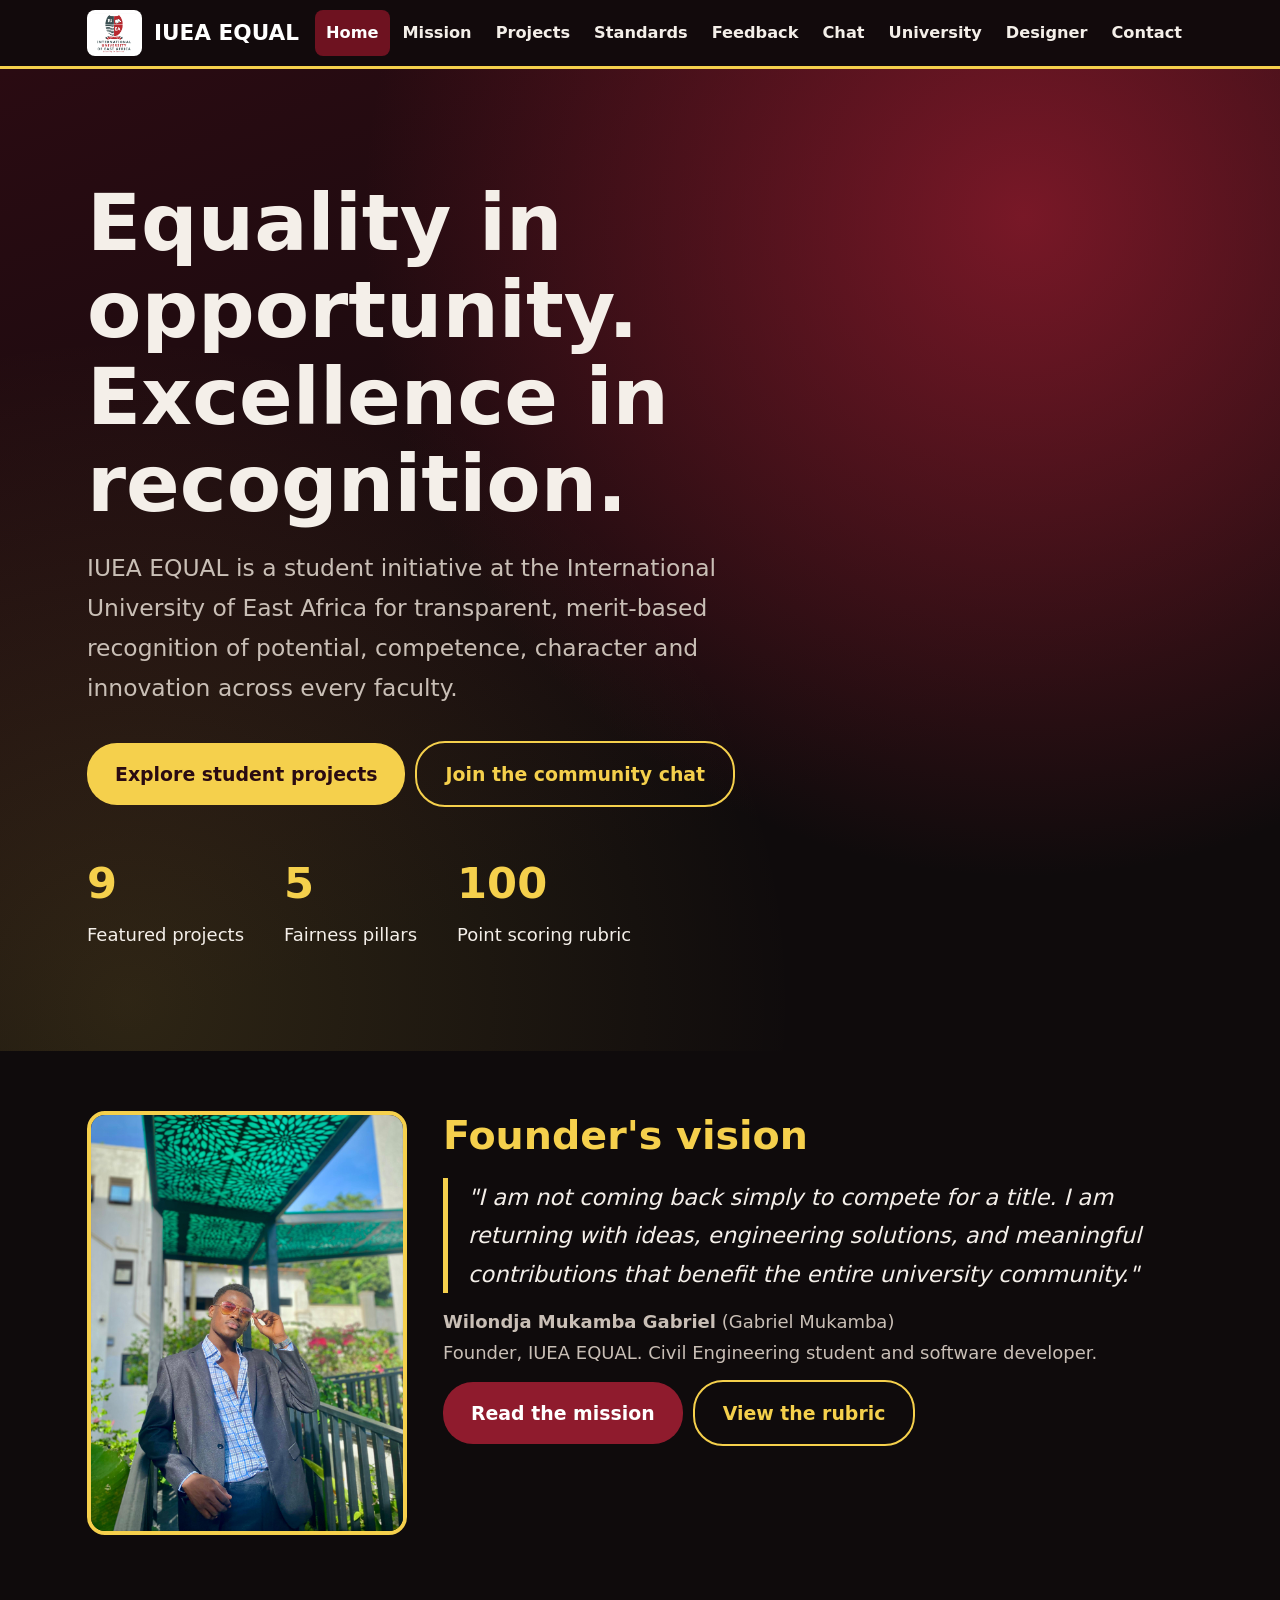
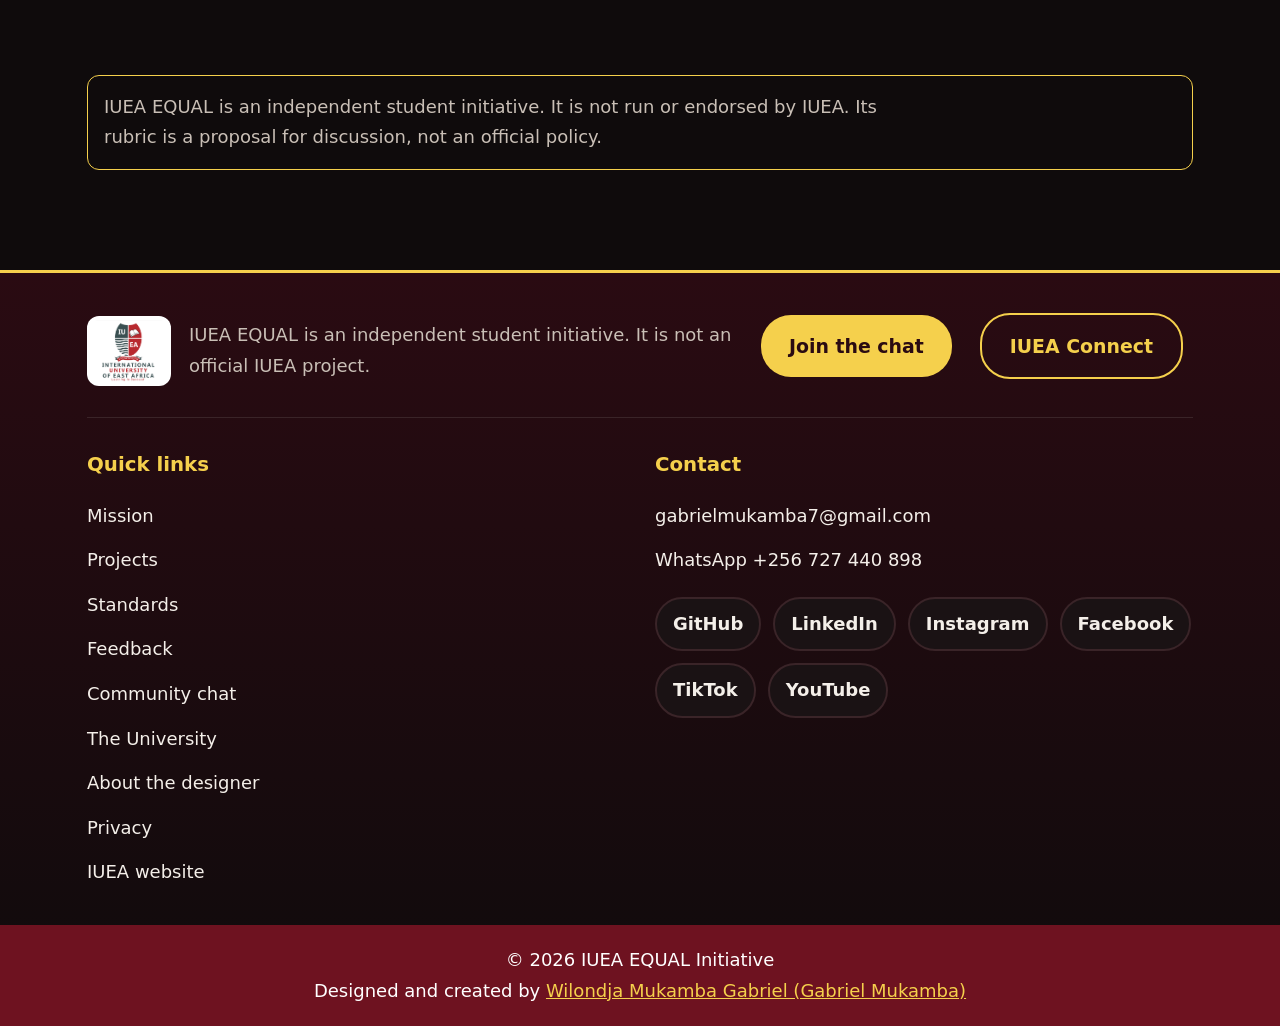
<file: index.html>
<!DOCTYPE html><html lang="en"><head><meta charset="UTF-8"><meta name="viewport" content="width=device-width,initial-scale=1">
<title>IUEA EQUAL | IUEA Student Innovation Hub by Gabriel Mukamba</title>
<meta name="description" content="IUEA EQUAL is a student initiative at the International University of East Africa: student projects, a proposed merit rubric, feedback and a community chat. Founded by Gabriel Mukamba (Wilondja Mukamba Gabriel).">
<link rel="canonical" href="https://gabrielmukamba.github.io/iuea-equal/"><link rel="icon" href="images/iuea-logo.png"><meta name="theme-color" content="#6e1220">
<meta property="og:type" content="website"><meta property="og:site_name" content="IUEA EQUAL"><meta property="og:title" content="IUEA EQUAL | IUEA Student Innovation Hub by Gabriel Mukamba">
<meta property="og:description" content="Student projects, a proposed merit rubric, feedback and a community chat for the International University of East Africa."><meta property="og:url" content="https://gabrielmukamba.github.io/iuea-equal/">
<meta property="og:image" content="https://gabrielmukamba.github.io/iuea-equal/images/iuea-logo.png"><meta property="og:image:alt" content="IUEA logo"><meta name="twitter:card" content="summary">
<script type="application/ld+json">{"@context":"https://schema.org","@graph":[{"@type":"WebSite","name":"IUEA EQUAL","alternateName":"IUEA EQUAL Initiative","url":"https://gabrielmukamba.github.io/iuea-equal/","description":"A student initiative at the International University of East Africa."},{"@type":"Person","name":"Gabriel Mukamba","alternateName":"Wilondja Mukamba Gabriel","jobTitle":"Founder of IUEA EQUAL and IUEA Connect","image":"https://gabrielmukamba.github.io/iuea-equal/images/gabriel.jpg","affiliation":{"@type":"CollegeOrUniversity","name":"International University of East Africa"},"url":"https://gabrielmukamba.github.io/gabriel-website/","sameAs":["https://github.com/gabrielmukamba","https://www.linkedin.com/in/gabriel-mukamba-80368241a","https://www.instagram.com/mukambagabriel","https://www.facebook.com/profile.php?id=61573141967189","https://www.youtube.com/@Gabrielmukamba3"]}]}</script>
<link rel="stylesheet" href="style.css"></head><body>
<section class="hero"><div class="wrap"><h1>Equality in opportunity. Excellence in recognition.</h1>
<p>IUEA EQUAL is a student initiative at the International University of East Africa for transparent, merit-based recognition of potential, competence, character and innovation across every faculty.</p>
<a class="btn alt" href="innovation.html">Explore student projects</a><a class="btn ghost" href="community.html">Join the community chat</a>
<div class="stats"><div><b id="nProj">0</b>Featured projects</div><div><b>5</b>Fairness pillars</div><div><b>100</b>Point scoring rubric</div></div></div></section>
<section><div class="wrap"><div class="founder"><img src="images/gabriel.jpg" alt="Wilondja Mukamba Gabriel, founder of IUEA EQUAL">
<div><h2>Founder's vision</h2><p class="quote">"I am not coming back simply to compete for a title. I am returning with ideas, engineering solutions, and meaningful contributions that benefit the entire university community."</p>
<p><b>Wilondja Mukamba Gabriel</b> (Gabriel Mukamba)<br>Founder, IUEA EQUAL. Civil Engineering student and software developer.</p><a class="btn" href="mission.html">Read the mission</a><a class="btn ghost" href="standards.html">View the rubric</a></div></div></div></section>
<section><div class="wrap"><div class="note"><p>IUEA EQUAL is an independent student initiative. It is not run or endorsed by IUEA. Its rubric is a proposal for discussion, not an official policy.</p></div></div></section>
<script src="app.js"></script></body></html>
</file>
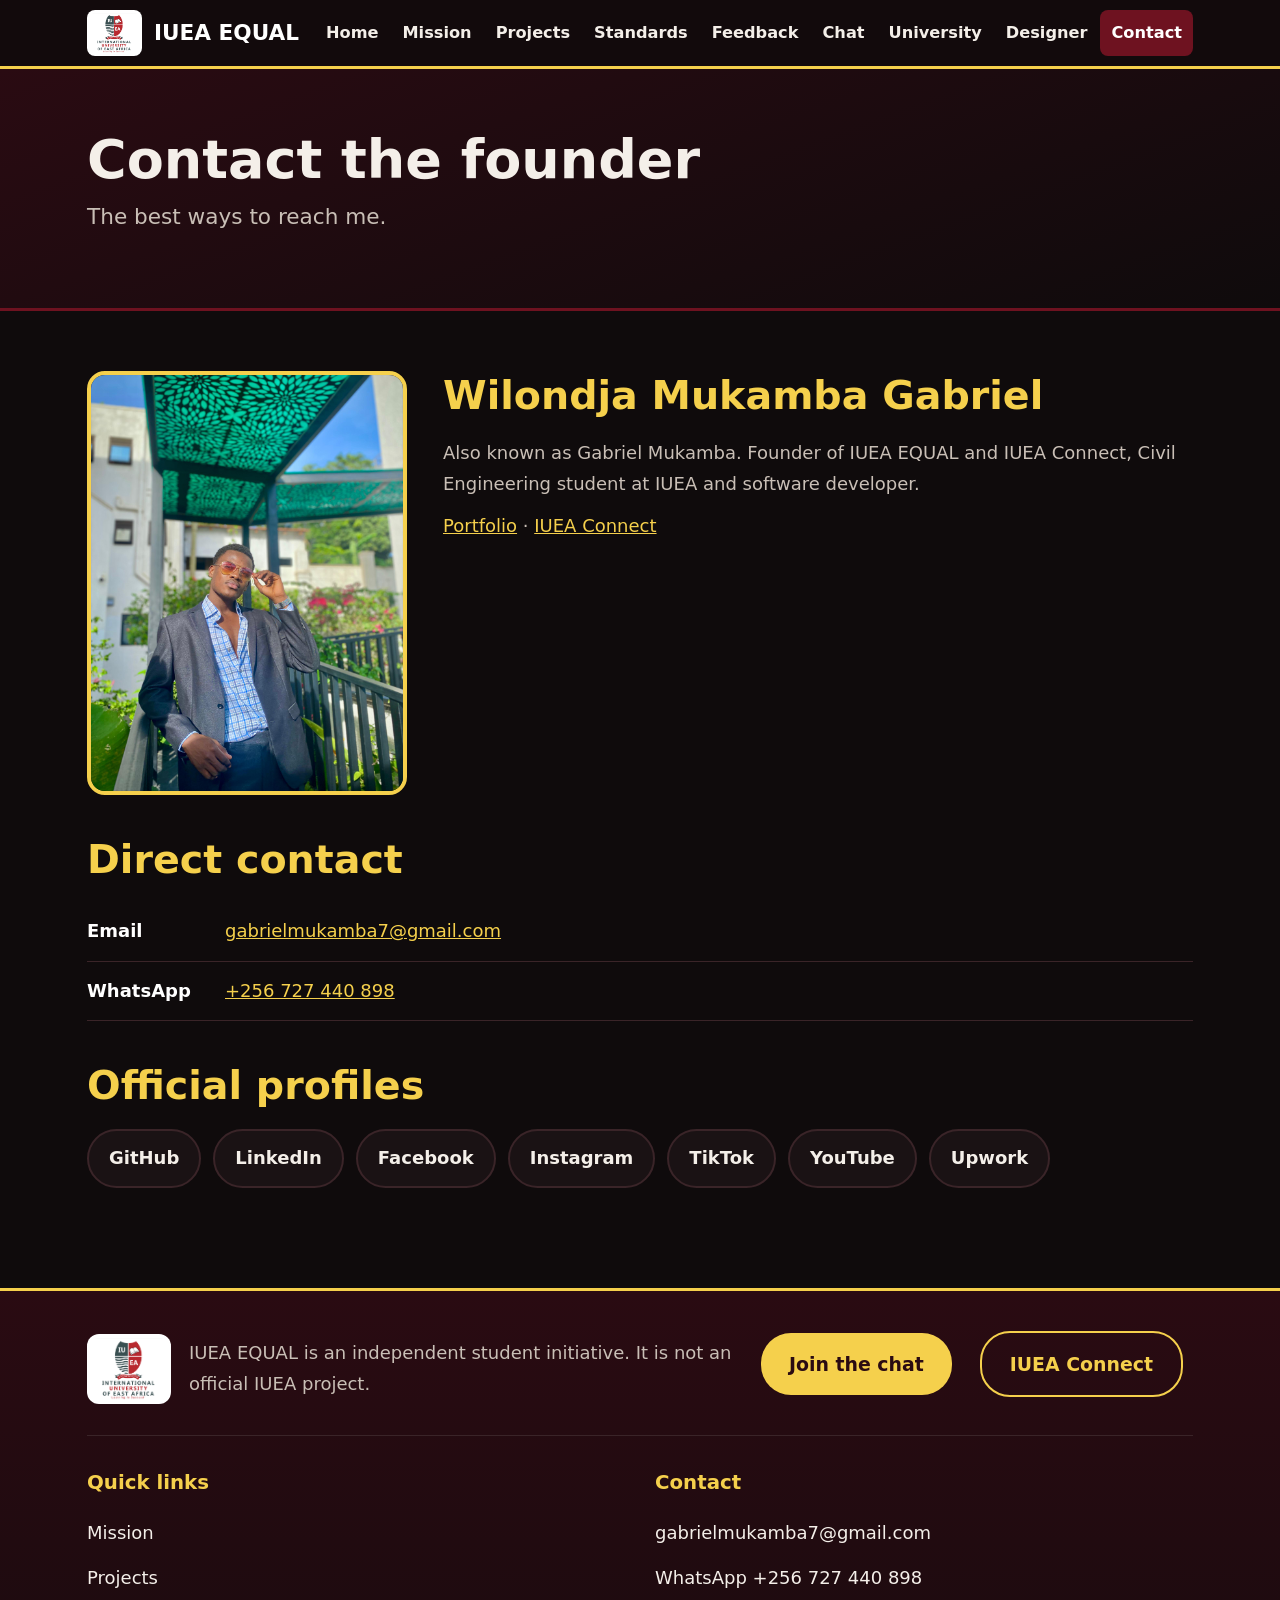
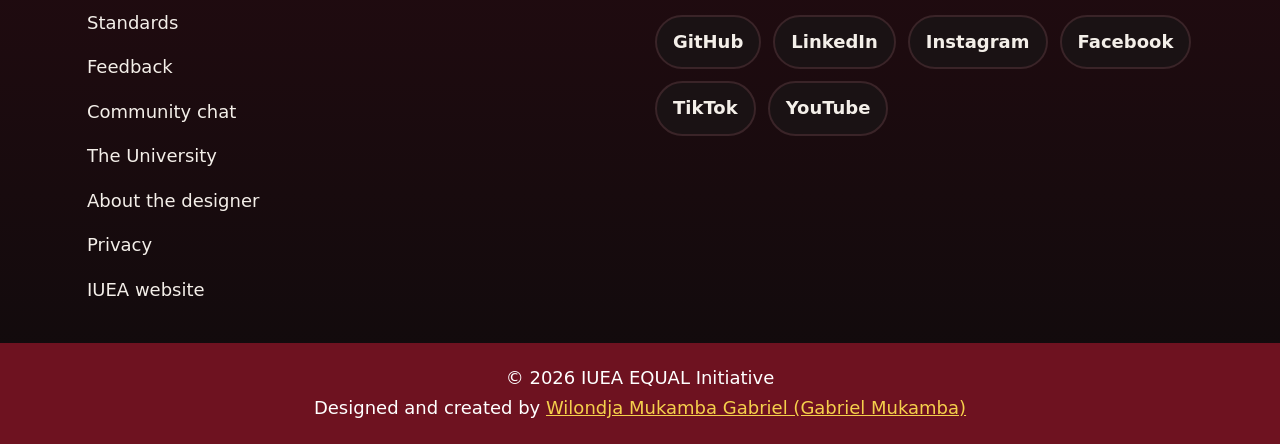
<file: contact.html>
<!DOCTYPE html><html lang="en"><head><meta charset="UTF-8"><meta name="viewport" content="width=device-width,initial-scale=1">
<title>Contact Gabriel Mukamba | IUEA EQUAL</title>
<meta name="description" content="Contact Gabriel Mukamba (Wilondja Mukamba Gabriel), founder of IUEA EQUAL and IUEA Connect, by email or WhatsApp.">
<link rel="canonical" href="https://gabrielmukamba.github.io/iuea-equal/contact.html"><link rel="icon" href="images/iuea-logo.png"><meta name="theme-color" content="#6e1220">
<meta property="og:type" content="website"><meta property="og:site_name" content="IUEA EQUAL"><meta property="og:title" content="Contact Gabriel Mukamba | IUEA EQUAL">
<meta property="og:description" content="Contact the founder of IUEA EQUAL and IUEA Connect."><meta property="og:url" content="https://gabrielmukamba.github.io/iuea-equal/contact.html">
<meta property="og:image" content="https://gabrielmukamba.github.io/iuea-equal/images/iuea-logo.png"><meta property="og:image:alt" content="IUEA logo"><meta name="twitter:card" content="summary">
<script type="application/ld+json">{"@context":"https://schema.org","@type":"Person","name":"Gabriel Mukamba","alternateName":"Wilondja Mukamba Gabriel","jobTitle":"Founder of IUEA EQUAL and IUEA Connect","affiliation":{"@type":"CollegeOrUniversity","name":"International University of East Africa"},"url":"https://gabrielmukamba.github.io/gabriel-website/","sameAs":["https://github.com/gabrielmukamba","https://www.linkedin.com/in/gabriel-mukamba-80368241a","https://www.instagram.com/mukambagabriel","https://www.facebook.com/profile.php?id=61573141967189","https://www.youtube.com/@Gabrielmukamba3"]}</script>
<link rel="stylesheet" href="style.css"></head><body>
<section class="page-hero"><div class="wrap"><h1>Contact the founder</h1><p class="lead">The best ways to reach me.</p></div></section>
<section><div class="wrap"><div class="founder"><img src="images/gabriel.jpg" alt="Wilondja Mukamba Gabriel">
<div><h2>Wilondja Mukamba Gabriel</h2><p>Also known as Gabriel Mukamba. Founder of IUEA EQUAL and IUEA Connect, Civil Engineering student at IUEA and software developer.</p>
<p><a href="https://gabrielmukamba.github.io/gabriel-website/" target="_blank" rel="noopener">Portfolio</a> · <a href="https://gabrielmukamba.github.io/iuea-connect/" target="_blank" rel="noopener">IUEA Connect</a></p></div></div>
<h2 style="margin-top:40px">Direct contact</h2><div class="contact-methods">
<div class="row"><span class="label">Email</span><span><a href="mailto:gabrielmukamba7@gmail.com">gabrielmukamba7@gmail.com</a></span></div>
<div class="row"><span class="label">WhatsApp</span><span><a href="https://wa.me/256727440898" target="_blank" rel="noopener">+256 727 440 898</a></span></div></div>
<h2 style="margin-top:40px">Official profiles</h2><div class="social-container">
<a href="https://github.com/gabrielmukamba" target="_blank" rel="noopener">GitHub</a><a href="https://www.linkedin.com/in/gabriel-mukamba-80368241a" target="_blank" rel="noopener">LinkedIn</a>
<a href="https://www.facebook.com/profile.php?id=61573141967189" target="_blank" rel="noopener">Facebook</a><a href="https://www.instagram.com/mukambagabriel" target="_blank" rel="noopener">Instagram</a>
<a href="https://www.tiktok.com/@gabrielmukamba3" target="_blank" rel="noopener">TikTok</a><a href="https://www.youtube.com/@Gabrielmukamba3" target="_blank" rel="noopener">YouTube</a>
<a href="https://www.upwork.com/freelancers/~0152dc1335b1a22940" target="_blank" rel="noopener">Upwork</a></div></div></section>
<script src="app.js"></script></body></html>
</file>
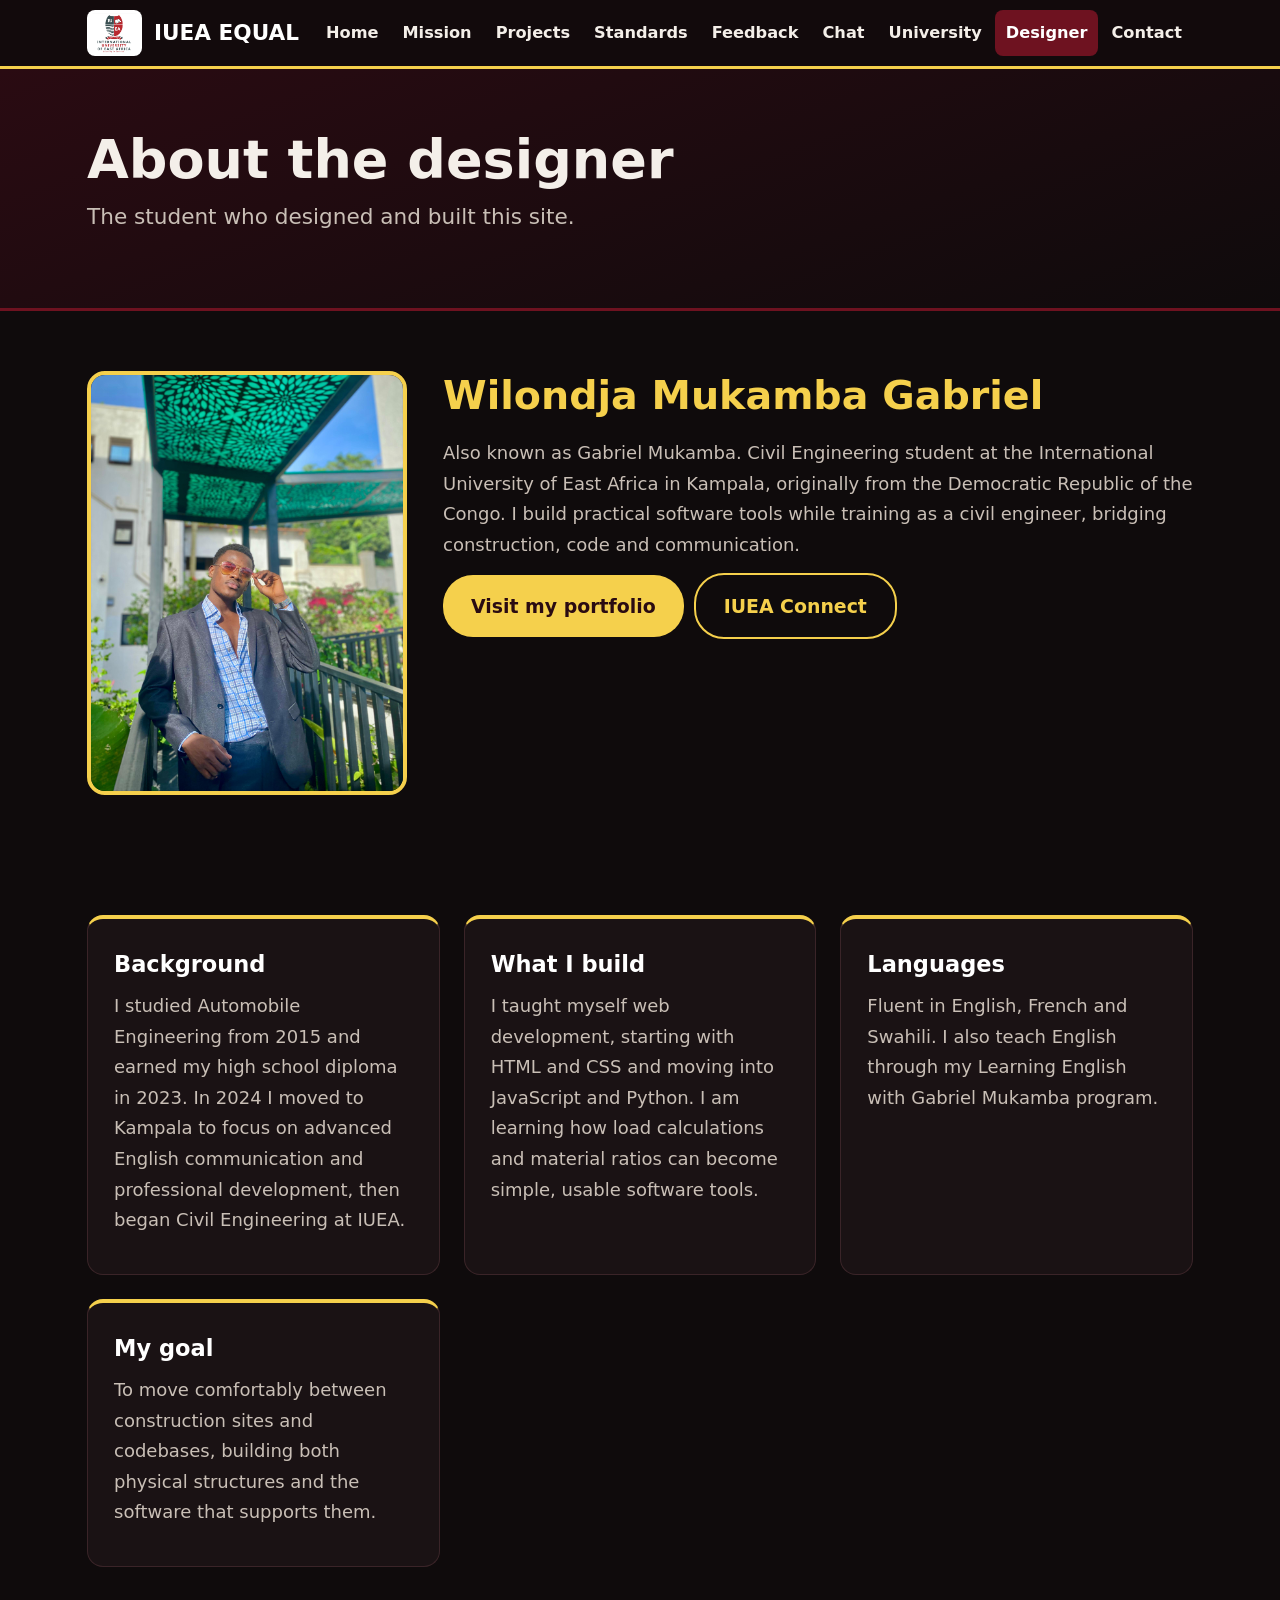
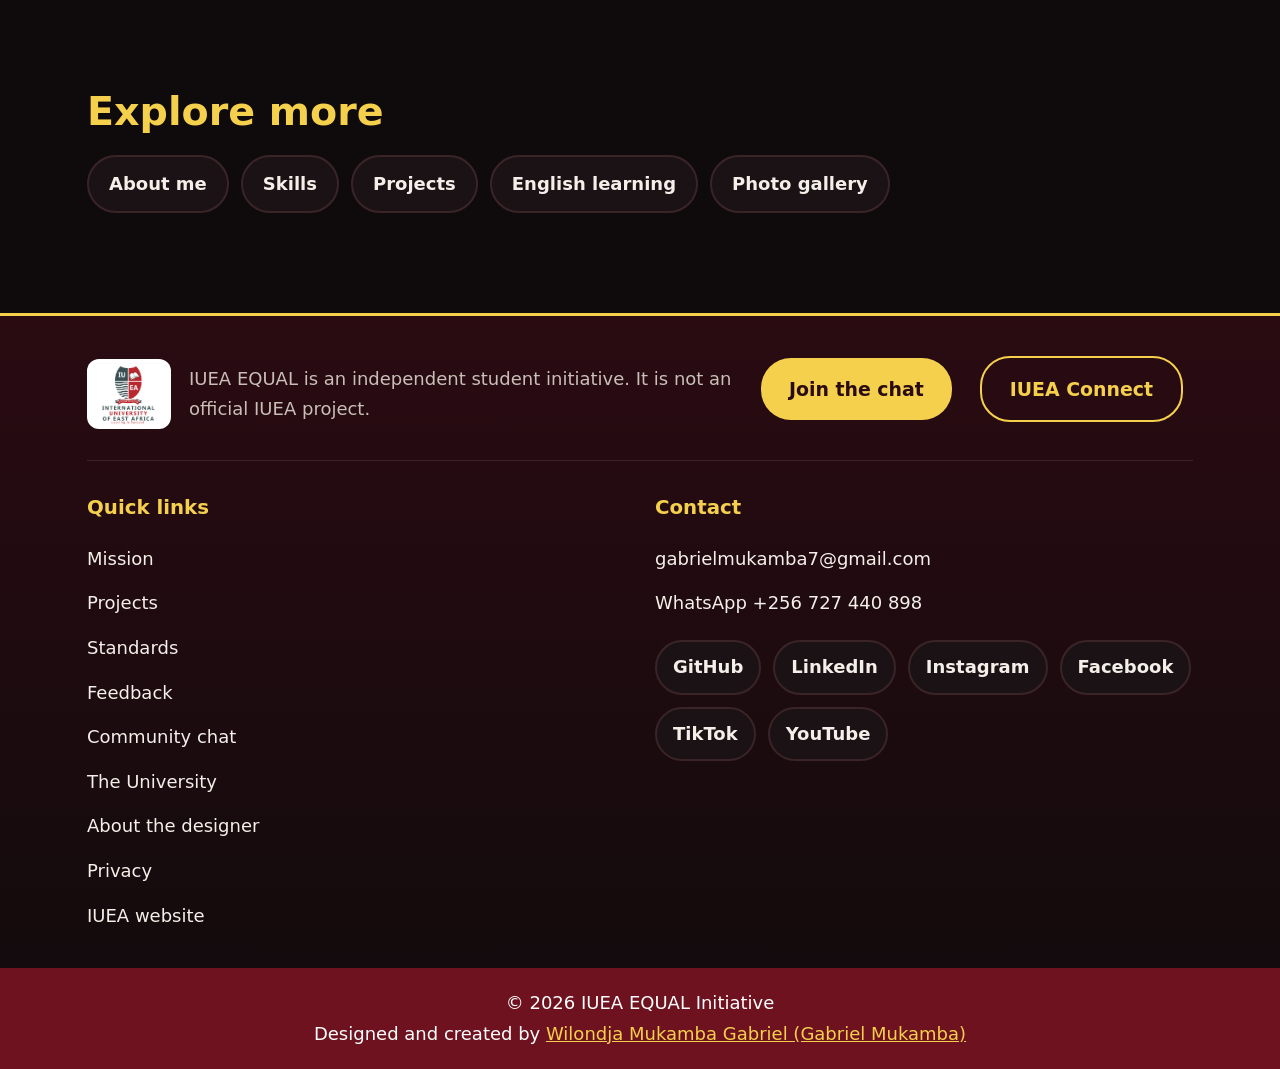
<file: designer.html>
<!DOCTYPE html><html lang="en"><head><meta charset="UTF-8"><meta name="viewport" content="width=device-width,initial-scale=1">
<title>Gabriel Mukamba (Wilondja Mukamba Gabriel), Designer | IUEA EQUAL</title>
<meta name="description" content="Gabriel Mukamba, also known as Wilondja Mukamba Gabriel: civil engineering student, web developer and founder of IUEA EQUAL and IUEA Connect.">
<link rel="canonical" href="https://gabrielmukamba.github.io/iuea-equal/designer.html"><link rel="icon" href="images/iuea-logo.png"><meta name="theme-color" content="#6e1220">
<meta property="og:type" content="profile"><meta property="og:site_name" content="IUEA EQUAL"><meta property="og:title" content="Gabriel Mukamba (Wilondja Mukamba Gabriel), Designer | IUEA EQUAL">
<meta property="og:description" content="Civil engineering student, web developer and founder of IUEA EQUAL and IUEA Connect."><meta property="og:url" content="https://gabrielmukamba.github.io/iuea-equal/designer.html">
<meta property="og:image" content="https://gabrielmukamba.github.io/iuea-equal/images/iuea-logo.png"><meta property="og:image:alt" content="IUEA logo"><meta name="twitter:card" content="summary">
<link rel="stylesheet" href="style.css"></head><body>
<section class="page-hero"><div class="wrap"><h1>About the designer</h1><p class="lead">The student who designed and built this site.</p></div></section>
<section><div class="wrap"><div class="founder"><img src="images/gabriel.jpg" alt="Wilondja Mukamba Gabriel, designer of IUEA EQUAL">
<div><h2>Wilondja Mukamba Gabriel</h2><p>Also known as Gabriel Mukamba. Civil Engineering student at the International University of East Africa in Kampala, originally from the Democratic Republic of the Congo. I build practical software tools while training as a civil engineer, bridging construction, code and communication.</p>
<a class="btn alt" href="https://gabrielmukamba.github.io/gabriel-website/" target="_blank" rel="noopener">Visit my portfolio</a><a class="btn ghost" href="https://gabrielmukamba.github.io/iuea-connect/" target="_blank" rel="noopener">IUEA Connect</a></div></div></div></section>
<section><div class="wrap"><div class="grid">
<div class="card top"><h3>Background</h3><p>I studied Automobile Engineering from 2015 and earned my high school diploma in 2023. In 2024 I moved to Kampala to focus on advanced English communication and professional development, then began Civil Engineering at IUEA.</p></div>
<div class="card top"><h3>What I build</h3><p>I taught myself web development, starting with HTML and CSS and moving into JavaScript and Python. I am learning how load calculations and material ratios can become simple, usable software tools.</p></div>
<div class="card top"><h3>Languages</h3><p>Fluent in English, French and Swahili. I also teach English through my Learning English with Gabriel Mukamba program.</p></div>
<div class="card top"><h3>My goal</h3><p>To move comfortably between construction sites and codebases, building both physical structures and the software that supports them.</p></div></div></div></section>
<section><div class="wrap"><h2>Explore more</h2><div class="social-pills">
<a href="https://gabrielmukamba.github.io/gabriel-website/about.html" target="_blank" rel="noopener">About me</a>
<a href="https://gabrielmukamba.github.io/gabriel-website/skills.html" target="_blank" rel="noopener">Skills</a>
<a href="https://gabrielmukamba.github.io/gabriel-website/projects.html" target="_blank" rel="noopener">Projects</a>
<a href="https://gabrielmukamba.github.io/gabriel-website/english.html" target="_blank" rel="noopener">English learning</a>
<a href="https://gabrielmukamba.github.io/gabriel-gallery/" target="_blank" rel="noopener">Photo gallery</a></div></div></section>
<script src="app.js"></script></body></html>
</file>
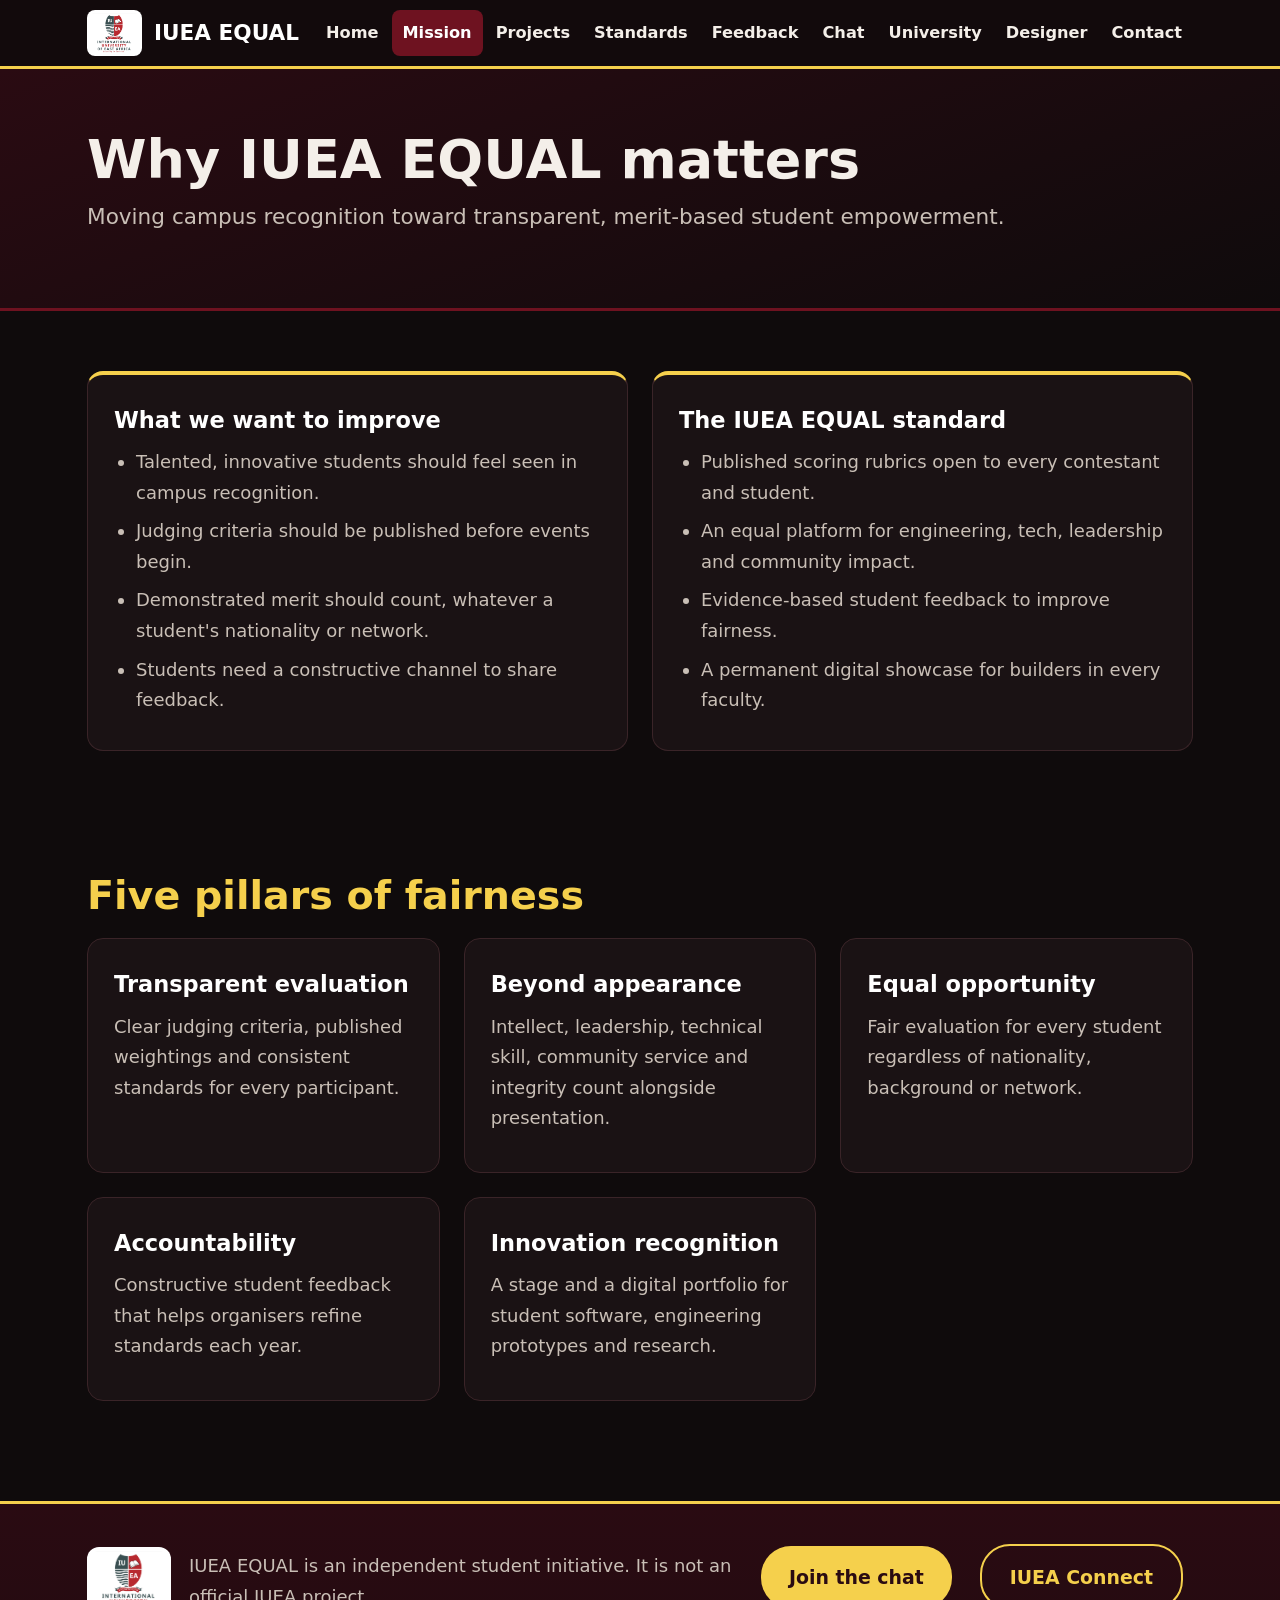
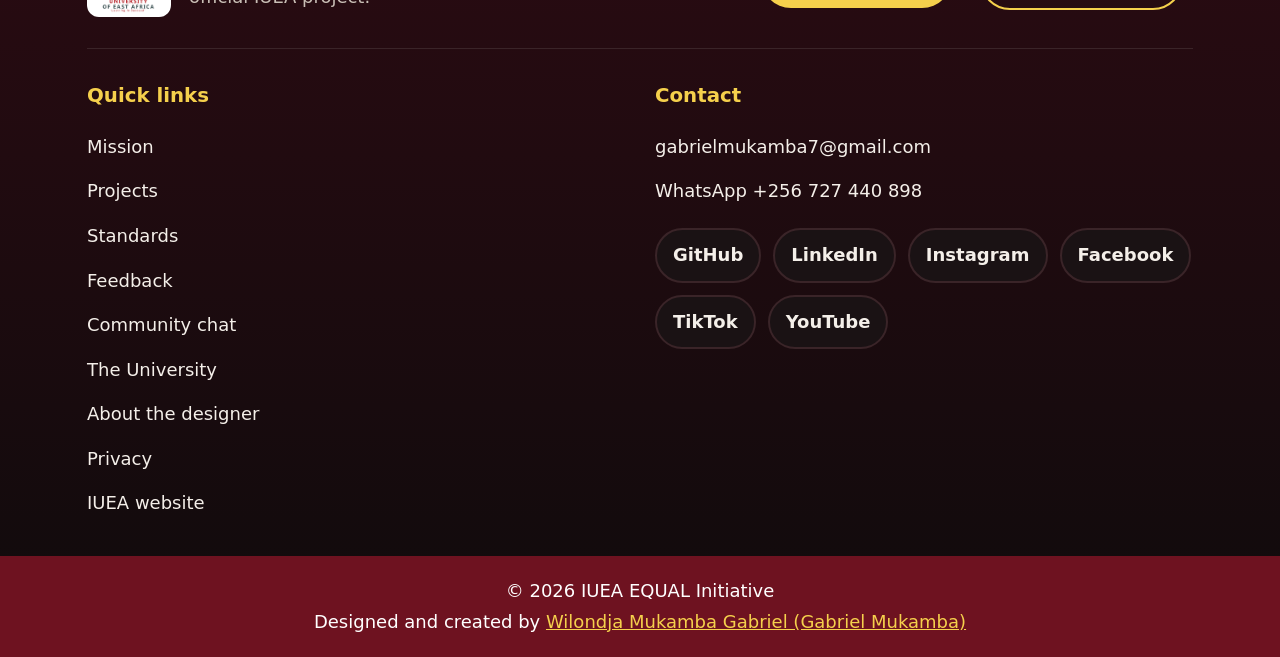
<file: mission.html>
<!DOCTYPE html><html lang="en"><head><meta charset="UTF-8"><meta name="viewport" content="width=device-width,initial-scale=1">
<title>Mission and Five Pillars of Fairness | IUEA EQUAL</title>
<meta name="description" content="Why IUEA EQUAL matters: transparent, merit-based recognition and the five pillars of fairness for students at the International University of East Africa.">
<link rel="canonical" href="https://gabrielmukamba.github.io/iuea-equal/mission.html"><link rel="icon" href="images/iuea-logo.png"><meta name="theme-color" content="#6e1220">
<meta property="og:type" content="website"><meta property="og:site_name" content="IUEA EQUAL"><meta property="og:title" content="Mission and Five Pillars of Fairness | IUEA EQUAL">
<meta property="og:description" content="Transparent, merit-based recognition for students at the International University of East Africa."><meta property="og:url" content="https://gabrielmukamba.github.io/iuea-equal/mission.html">
<meta property="og:image" content="https://gabrielmukamba.github.io/iuea-equal/images/iuea-logo.png"><meta property="og:image:alt" content="IUEA logo"><meta name="twitter:card" content="summary">
<link rel="stylesheet" href="style.css"></head><body>
<section class="page-hero"><div class="wrap"><h1>Why IUEA EQUAL matters</h1><p class="lead">Moving campus recognition toward transparent, merit-based student empowerment.</p></div></section>
<section><div class="wrap"><div class="grid">
<div class="card top"><h3>What we want to improve</h3><ul class="list"><li>Talented, innovative students should feel seen in campus recognition.</li><li>Judging criteria should be published before events begin.</li><li>Demonstrated merit should count, whatever a student's nationality or network.</li><li>Students need a constructive channel to share feedback.</li></ul></div>
<div class="card top"><h3>The IUEA EQUAL standard</h3><ul class="list"><li>Published scoring rubrics open to every contestant and student.</li><li>An equal platform for engineering, tech, leadership and community impact.</li><li>Evidence-based student feedback to improve fairness.</li><li>A permanent digital showcase for builders in every faculty.</li></ul></div></div></div></section>
<section><div class="wrap"><h2>Five pillars of fairness</h2><div class="grid">
<div class="card"><h3>Transparent evaluation</h3><p>Clear judging criteria, published weightings and consistent standards for every participant.</p></div>
<div class="card"><h3>Beyond appearance</h3><p>Intellect, leadership, technical skill, community service and integrity count alongside presentation.</p></div>
<div class="card"><h3>Equal opportunity</h3><p>Fair evaluation for every student regardless of nationality, background or network.</p></div>
<div class="card"><h3>Accountability</h3><p>Constructive student feedback that helps organisers refine standards each year.</p></div>
<div class="card"><h3>Innovation recognition</h3><p>A stage and a digital portfolio for student software, engineering prototypes and research.</p></div></div></div></section>
<script src="app.js"></script></body></html>
</file>
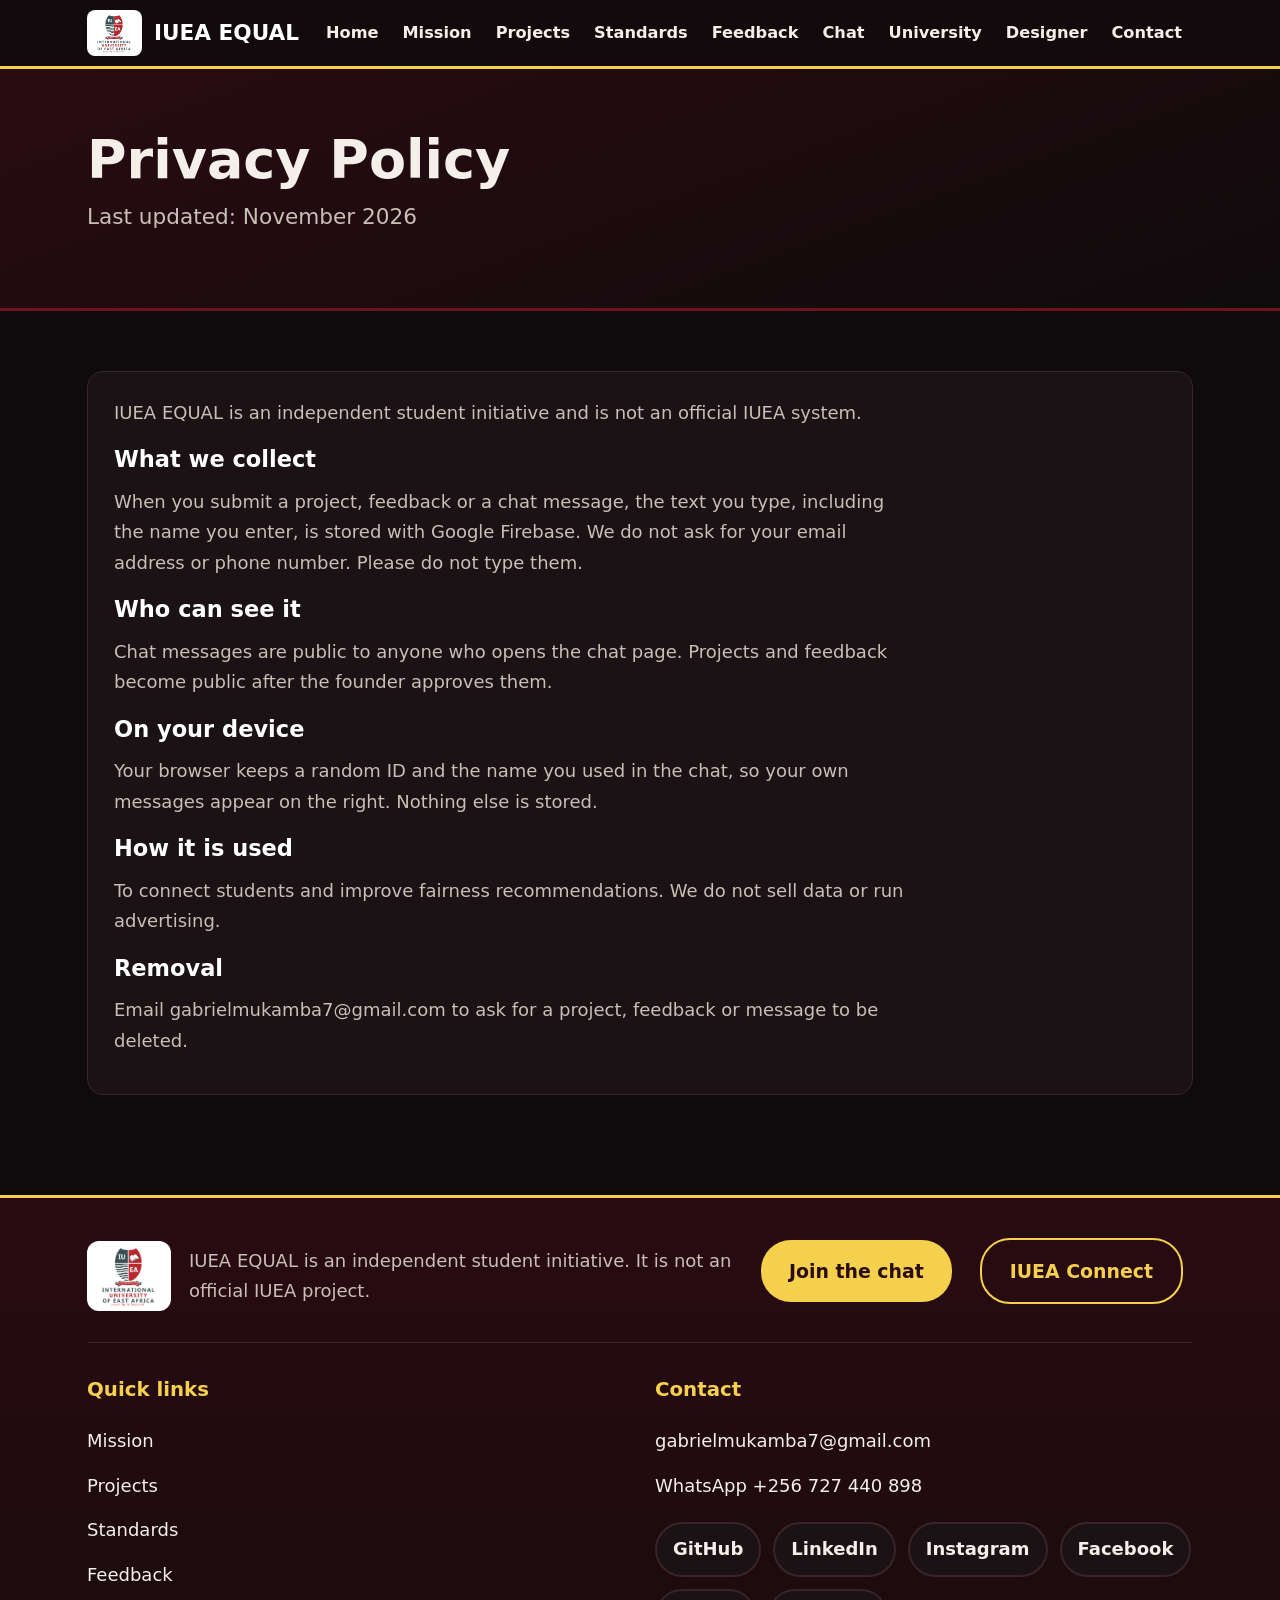
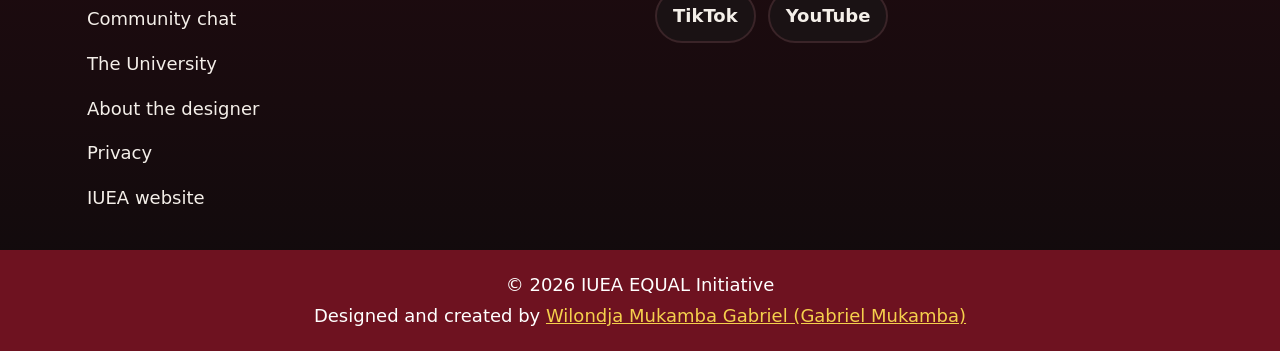
<file: privacy.html>
<!DOCTYPE html><html lang="en"><head><meta charset="UTF-8"><meta name="viewport" content="width=device-width,initial-scale=1">
<title>Privacy Policy | IUEA EQUAL</title><meta name="description" content="Privacy policy for IUEA EQUAL.">
<link rel="canonical" href="https://gabrielmukamba.github.io/iuea-equal/privacy.html"><link rel="icon" href="images/iuea-logo.png"><meta name="theme-color" content="#6e1220">
<meta property="og:type" content="website"><meta property="og:site_name" content="IUEA EQUAL"><meta property="og:title" content="Privacy Policy | IUEA EQUAL">
<meta property="og:description" content="How IUEA EQUAL handles what you submit."><meta property="og:url" content="https://gabrielmukamba.github.io/iuea-equal/privacy.html">
<meta property="og:image" content="https://gabrielmukamba.github.io/iuea-equal/images/iuea-logo.png"><meta property="og:image:alt" content="IUEA logo"><meta name="twitter:card" content="summary">
<link rel="stylesheet" href="style.css"></head><body>
<section class="page-hero"><div class="wrap"><h1>Privacy Policy</h1><p class="lead">Last updated: November 2026</p></div></section>
<section><div class="wrap"><div class="card"><p>IUEA EQUAL is an independent student initiative and is not an official IUEA system.</p>
<h3>What we collect</h3><p>When you submit a project, feedback or a chat message, the text you type, including the name you enter, is stored with Google Firebase. We do not ask for your email address or phone number. Please do not type them.</p>
<h3>Who can see it</h3><p>Chat messages are public to anyone who opens the chat page. Projects and feedback become public after the founder approves them.</p>
<h3>On your device</h3><p>Your browser keeps a random ID and the name you used in the chat, so your own messages appear on the right. Nothing else is stored.</p>
<h3>How it is used</h3><p>To connect students and improve fairness recommendations. We do not sell data or run advertising.</p>
<h3>Removal</h3><p>Email gabrielmukamba7@gmail.com to ask for a project, feedback or message to be deleted.</p></div></div></section>
<script src="app.js"></script></body></html>
</file>
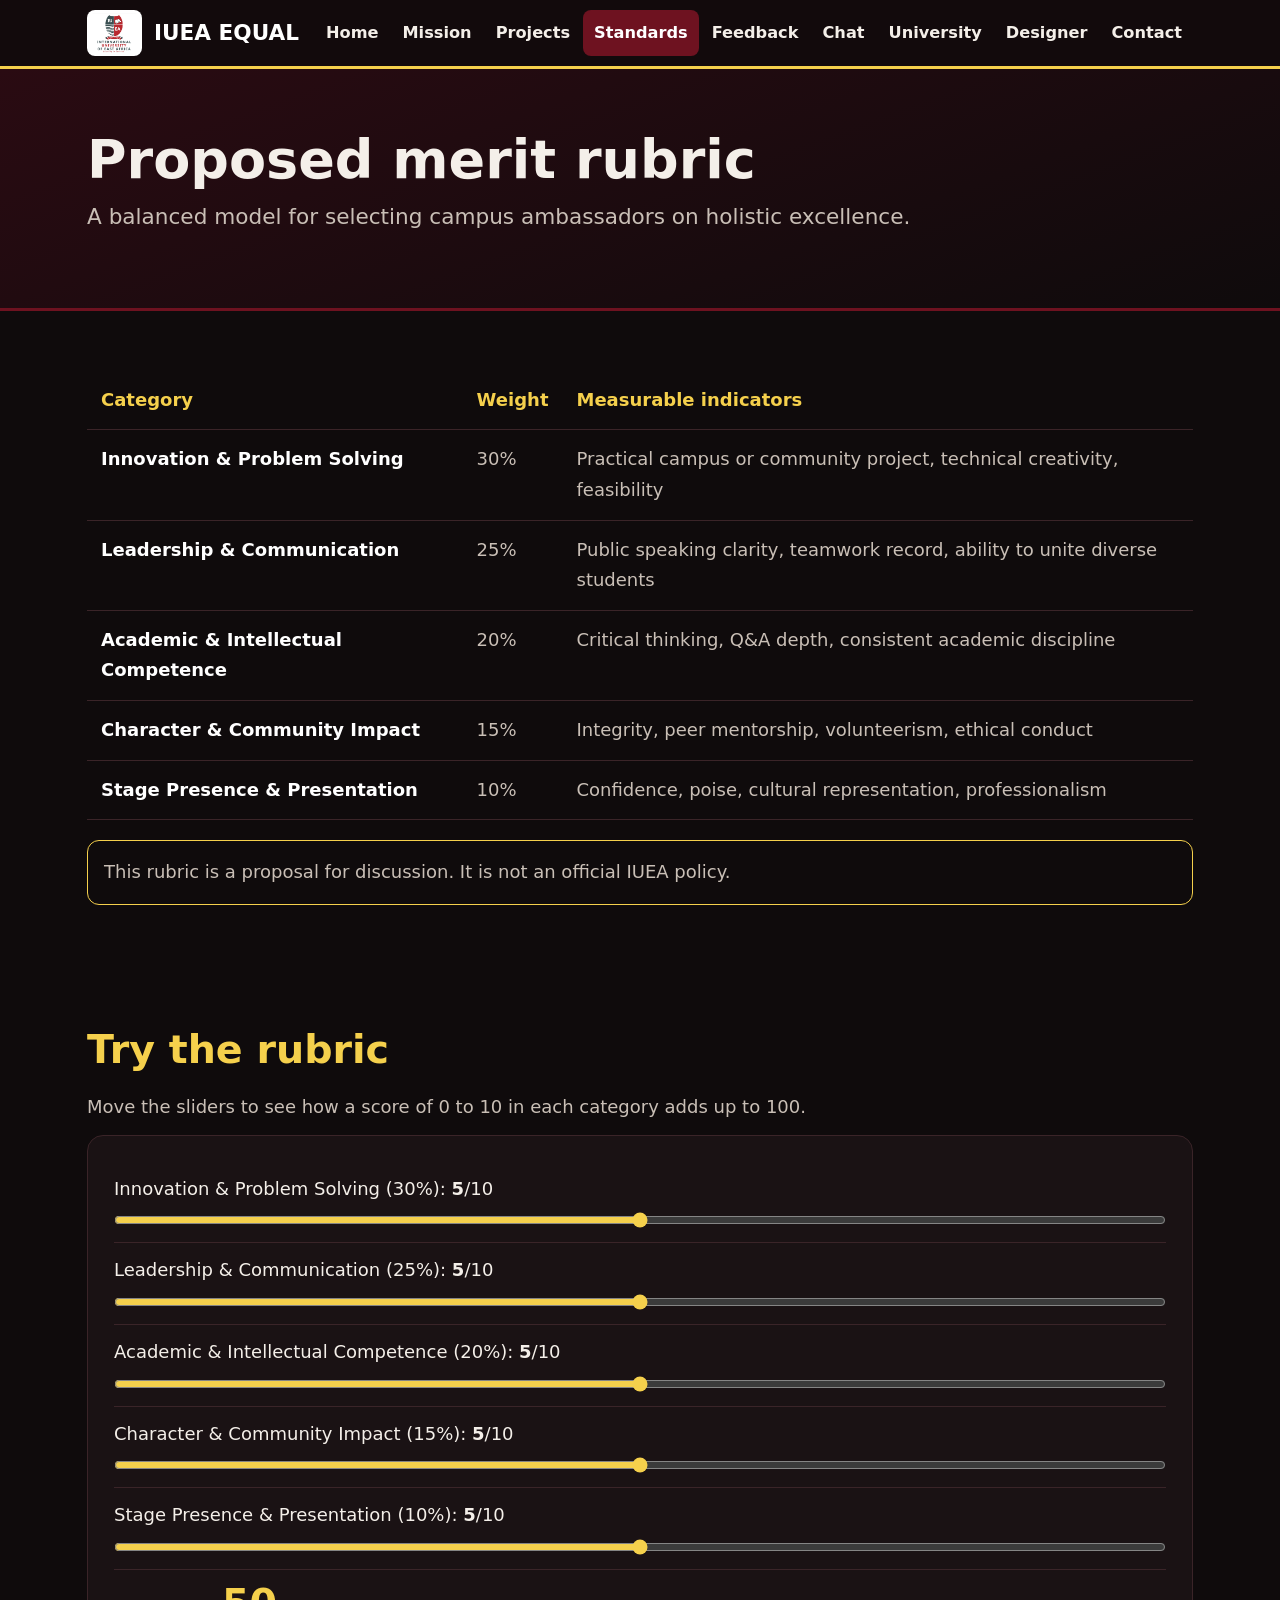
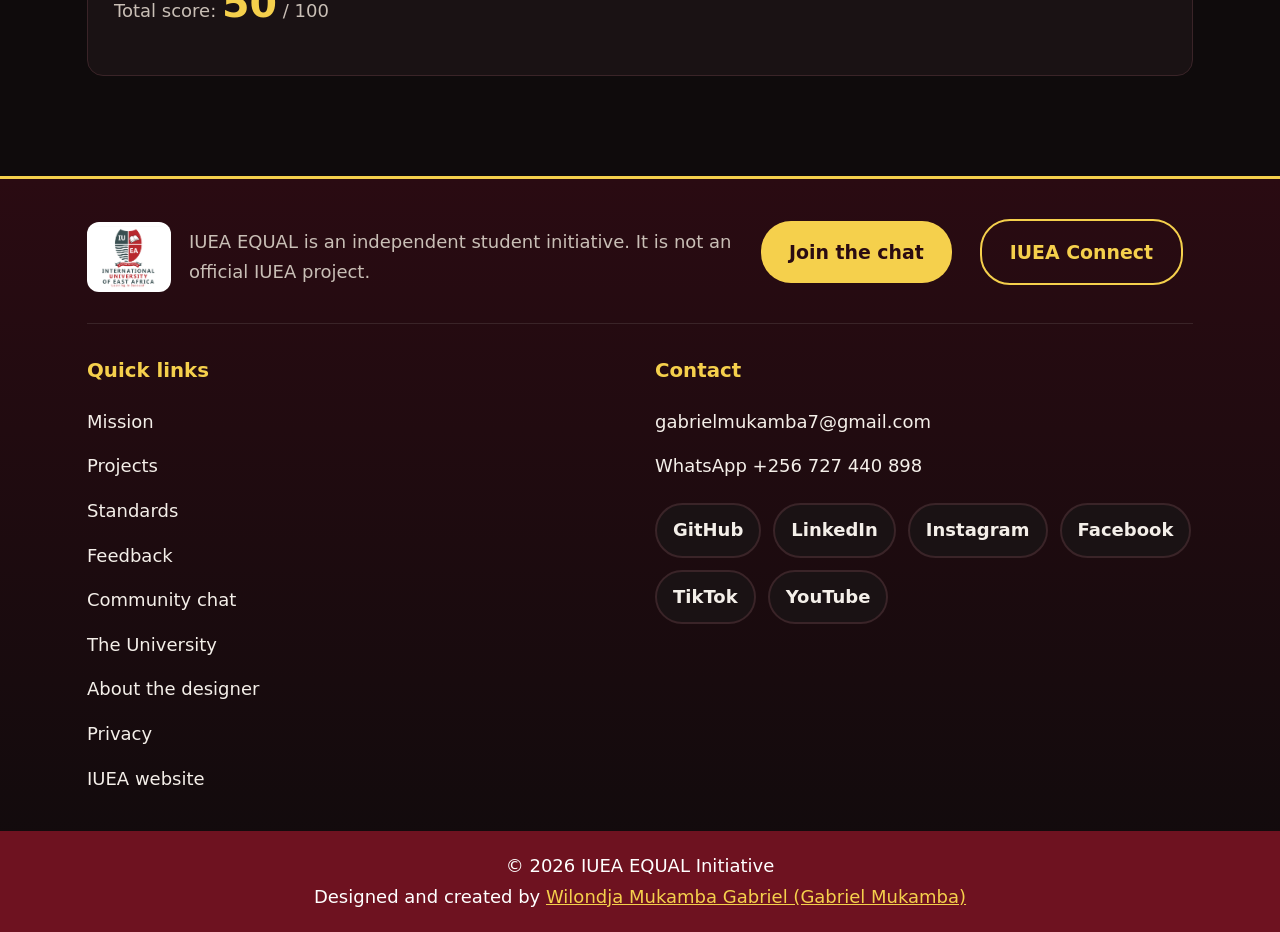
<file: standards.html>
<!DOCTYPE html><html lang="en"><head><meta charset="UTF-8"><meta name="viewport" content="width=device-width,initial-scale=1">
<title>Proposed Merit Rubric for IUEA Competitions | IUEA EQUAL</title>
<meta name="description" content="A proposed 100-point merit rubric for campus competitions at the International University of East Africa, with an interactive score calculator.">
<link rel="canonical" href="https://gabrielmukamba.github.io/iuea-equal/standards.html"><link rel="icon" href="images/iuea-logo.png"><meta name="theme-color" content="#6e1220">
<meta property="og:type" content="website"><meta property="og:site_name" content="IUEA EQUAL"><meta property="og:title" content="Proposed Merit Rubric for IUEA Competitions | IUEA EQUAL">
<meta property="og:description" content="A proposed 100-point merit rubric with an interactive score calculator."><meta property="og:url" content="https://gabrielmukamba.github.io/iuea-equal/standards.html">
<meta property="og:image" content="https://gabrielmukamba.github.io/iuea-equal/images/iuea-logo.png"><meta property="og:image:alt" content="IUEA logo"><meta name="twitter:card" content="summary">
<link rel="stylesheet" href="style.css"></head><body>
<section class="page-hero"><div class="wrap"><h1>Proposed merit rubric</h1><p class="lead">A balanced model for selecting campus ambassadors on holistic excellence.</p></div></section>
<section><div class="wrap"><div class="tbl-wrap"><table><thead><tr><th>Category</th><th>Weight</th><th>Measurable indicators</th></tr></thead><tbody>
<tr><td>Innovation & Problem Solving</td><td>30%</td><td>Practical campus or community project, technical creativity, feasibility</td></tr>
<tr><td>Leadership & Communication</td><td>25%</td><td>Public speaking clarity, teamwork record, ability to unite diverse students</td></tr>
<tr><td>Academic & Intellectual Competence</td><td>20%</td><td>Critical thinking, Q&A depth, consistent academic discipline</td></tr>
<tr><td>Character & Community Impact</td><td>15%</td><td>Integrity, peer mentorship, volunteerism, ethical conduct</td></tr>
<tr><td>Stage Presence & Presentation</td><td>10%</td><td>Confidence, poise, cultural representation, professionalism</td></tr></tbody></table></div>
<div class="note"><p>This rubric is a proposal for discussion. It is not an official IUEA policy.</p></div></div></section>
<section><div class="wrap"><h2>Try the rubric</h2><p>Move the sliders to see how a score of 0 to 10 in each category adds up to 100.</p><div class="card calc" id="calc"></div></div></section>
<script src="app.js"></script></body></html>
</file>
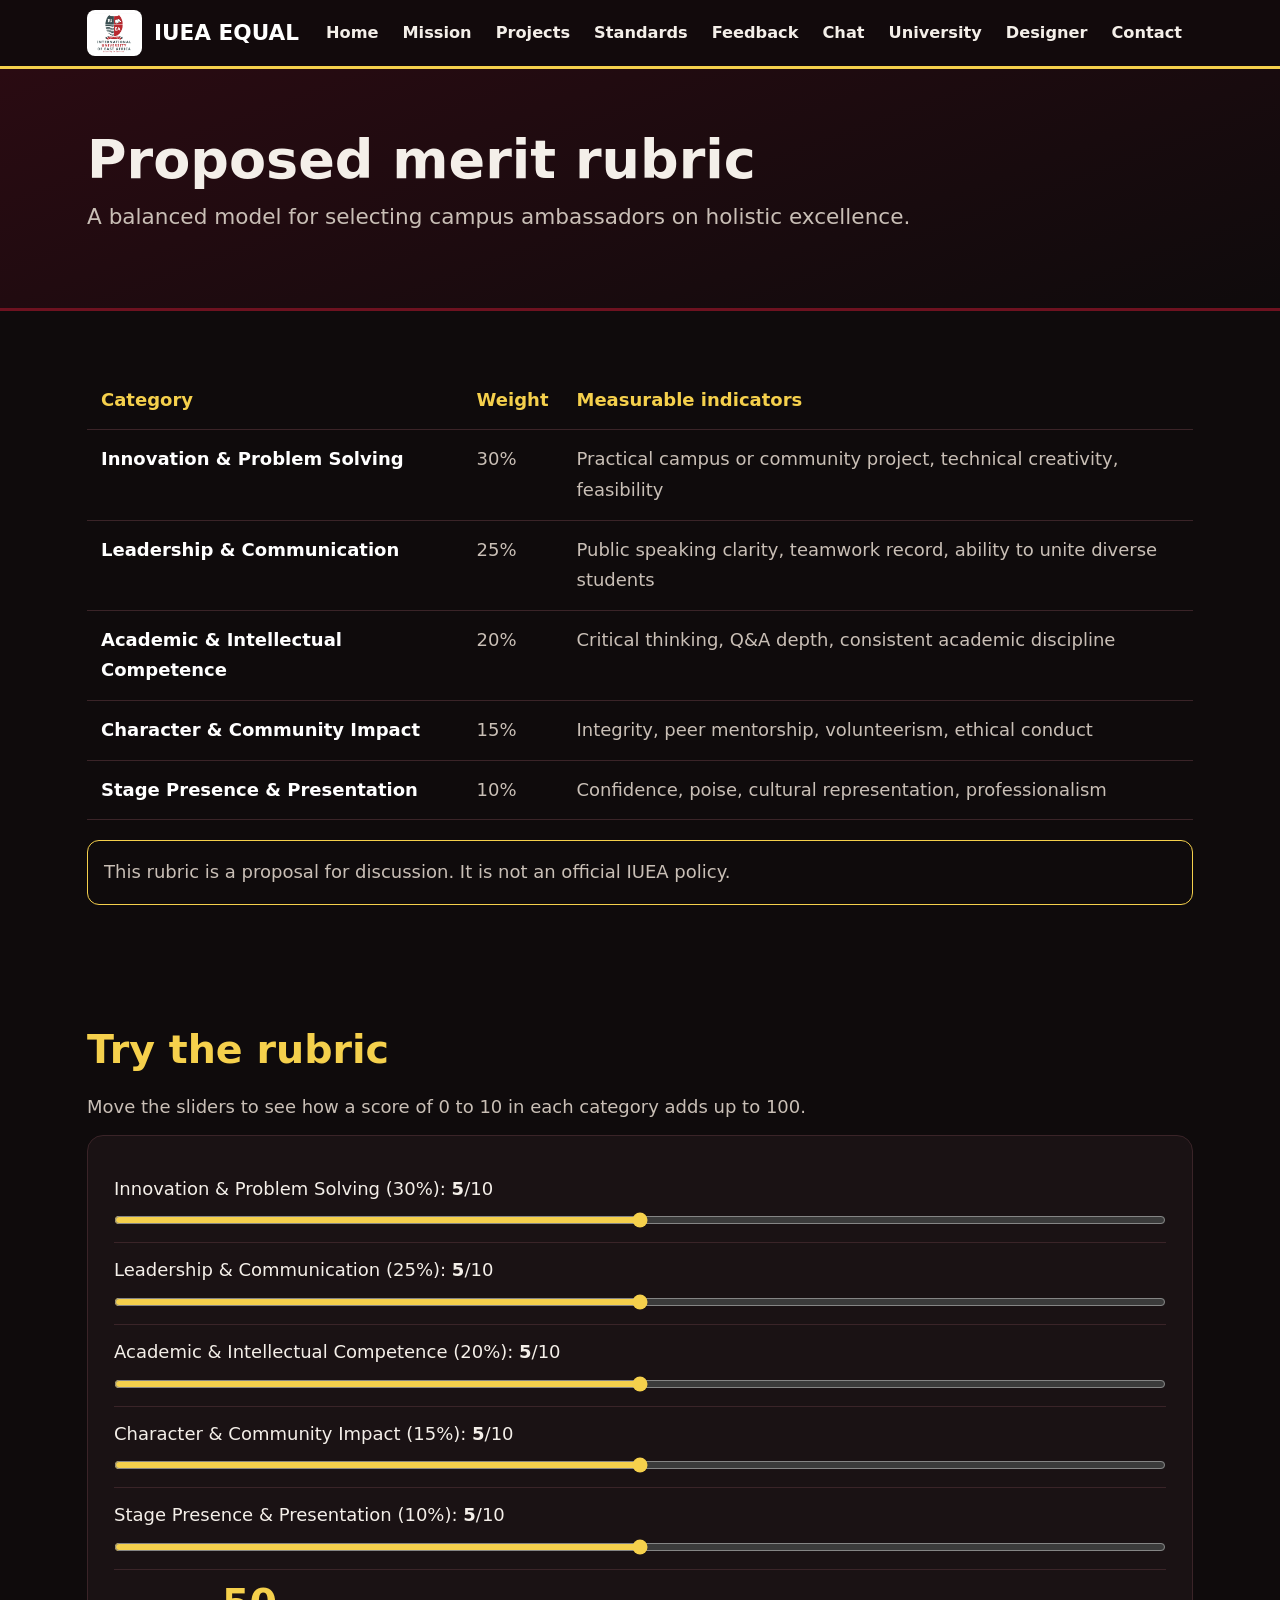
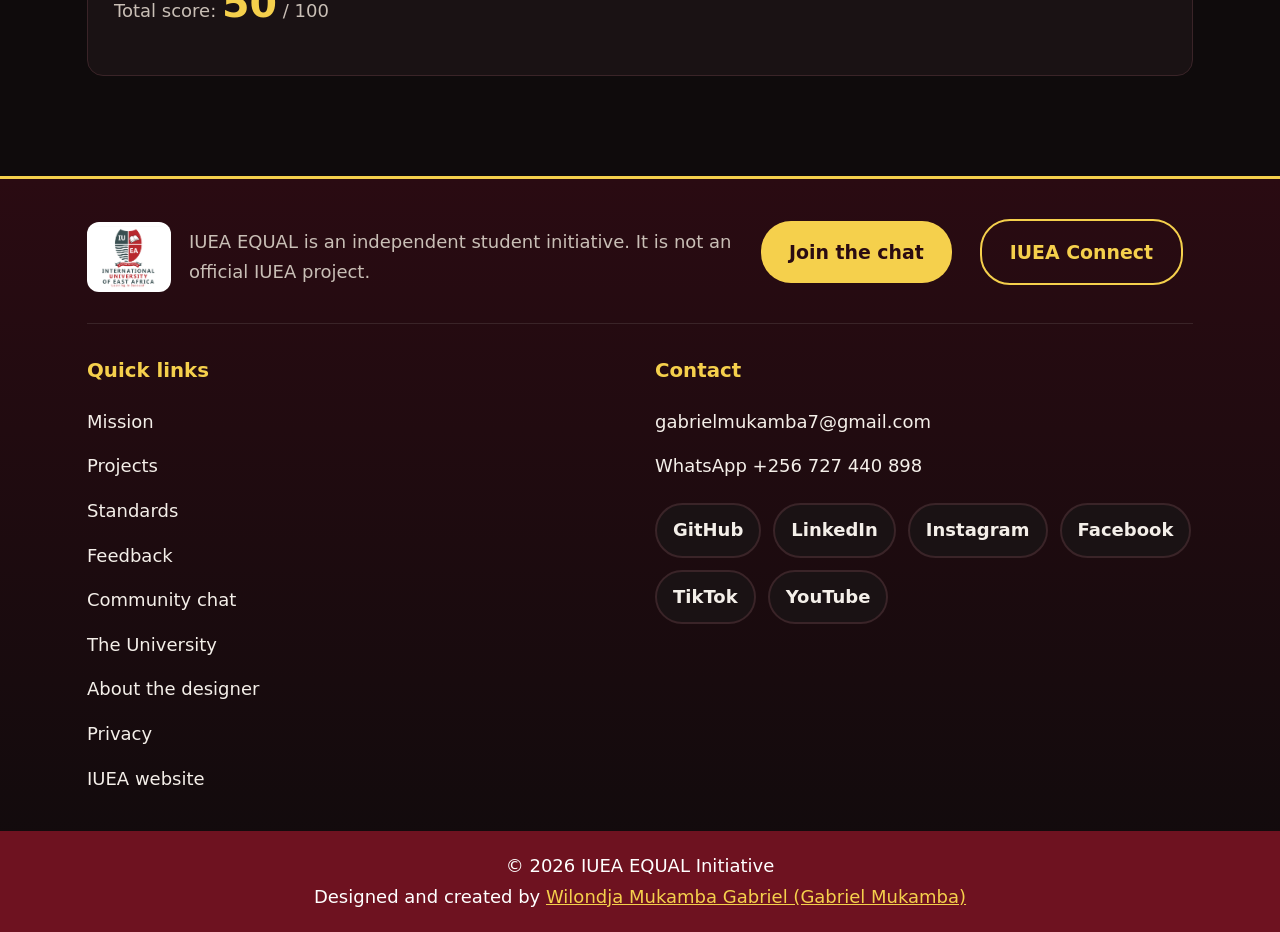
<file: stardards.html>
<!DOCTYPE html><html lang="en"><head><meta charset="UTF-8"><meta name="viewport" content="width=device-width,initial-scale=1"><title>Standards | IUEA EQUAL</title><meta name="description" content="A proposed merit evaluation rubric for campus competitions."><link rel="stylesheet" href="style.css"></head><body>
<section class="page-hero"><div class="wrap"><h1>Proposed merit rubric</h1><p class="lead">A balanced model for selecting campus ambassadors on holistic excellence.</p></div></section>
<section><div class="wrap"><div class="tbl-wrap"><table><thead><tr><th>Category</th><th>Weight</th><th>Measurable indicators</th></tr></thead><tbody>
<tr><td>Innovation & Problem Solving</td><td>30%</td><td>Practical campus or community project, technical creativity, feasibility</td></tr>
<tr><td>Leadership & Communication</td><td>25%</td><td>Public speaking clarity, teamwork record, ability to unite diverse students</td></tr>
<tr><td>Academic & Intellectual Competence</td><td>20%</td><td>Critical thinking, Q&A depth, consistent academic discipline</td></tr>
<tr><td>Character & Community Impact</td><td>15%</td><td>Integrity, peer mentorship, volunteerism, ethical conduct</td></tr>
<tr><td>Stage Presence & Presentation</td><td>10%</td><td>Confidence, poise, cultural representation, professionalism</td></tr></tbody></table></div>
<div class="note"><p>This rubric is a proposal for discussion. It is not an official IUEA policy.</p></div></div></section>
<section><div class="wrap"><h2>Try the rubric</h2><p>Move the sliders to see how a score of 0 to 10 in each category adds up to 100.</p><div class="card calc" id="calc"></div></div></section>
<script src="app.js"></script></body></html>
</file>
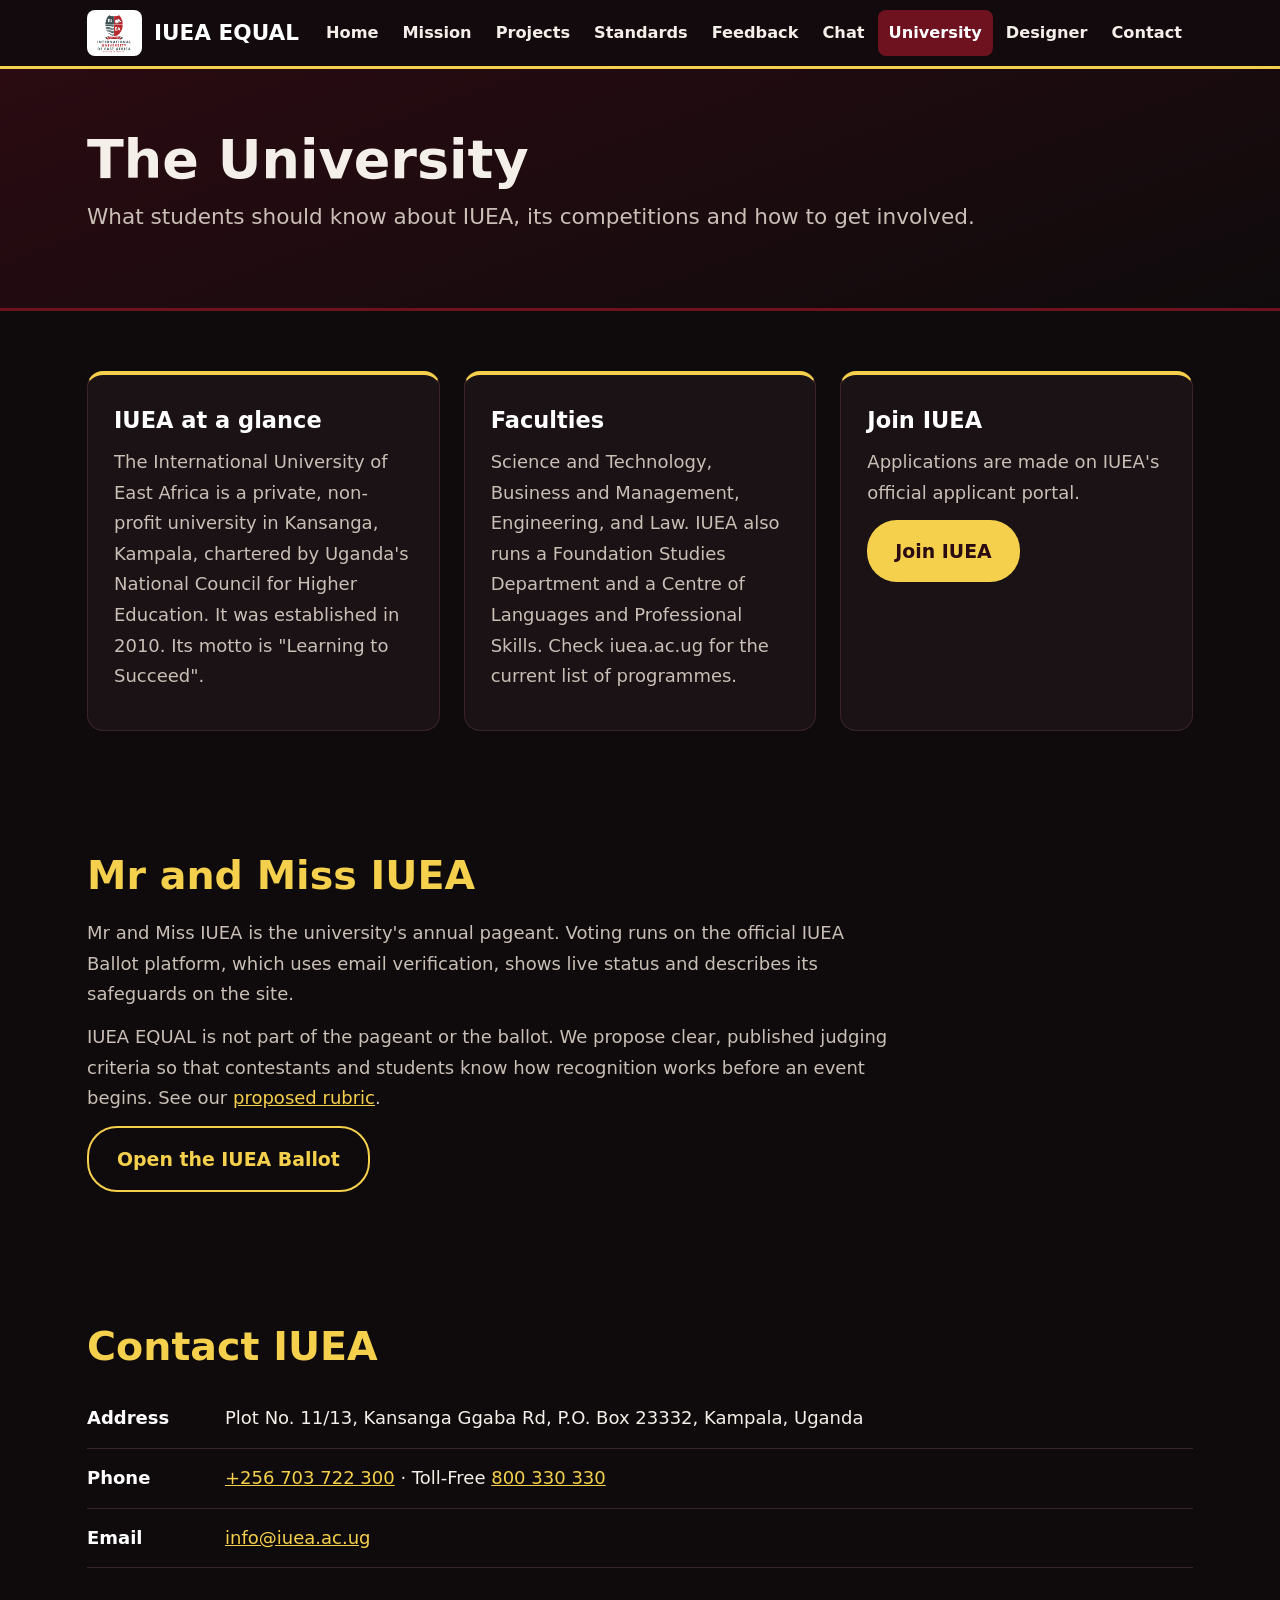
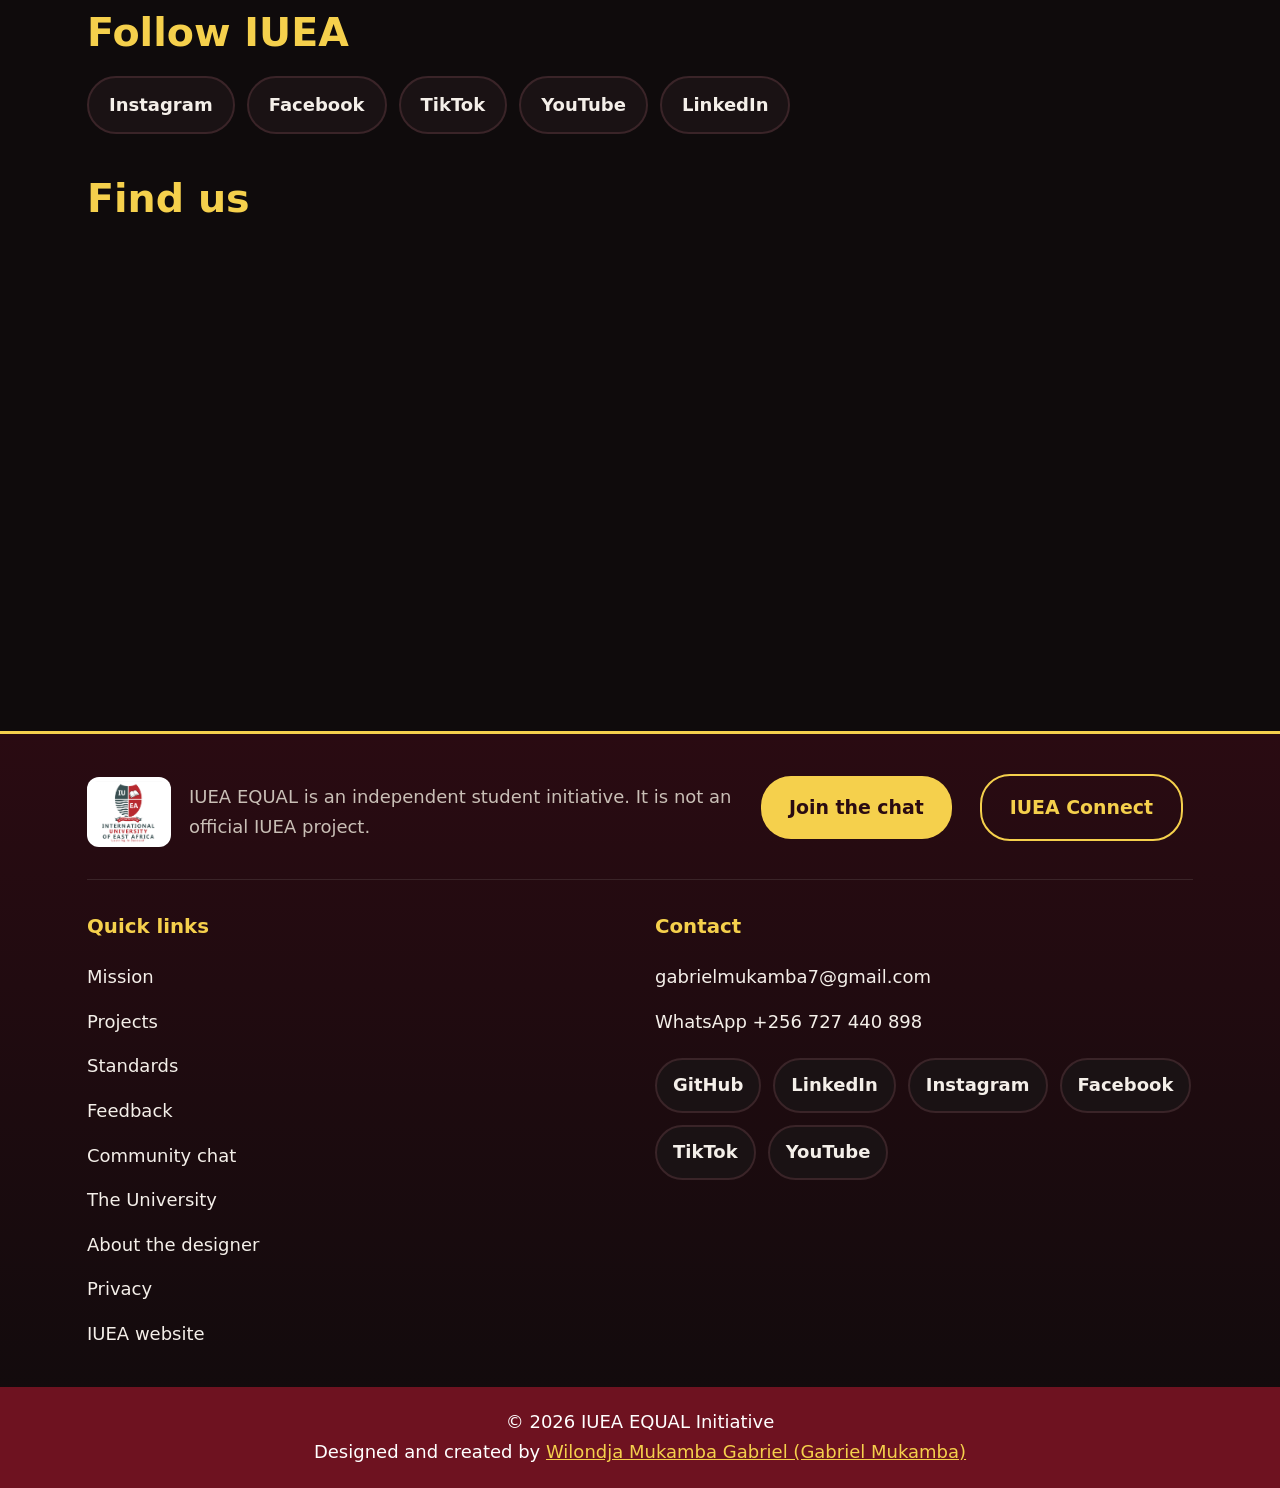
<file: university.html>
<!DOCTYPE html><html lang="en"><head><meta charset="UTF-8"><meta name="viewport" content="width=device-width,initial-scale=1">
<title>About IUEA: Faculties, Apply and Contacts | IUEA EQUAL</title>
<meta name="description" content="About the International University of East Africa (IUEA): faculties, the Mr and Miss IUEA pageant, the IUEA Ballot, how to apply and how to contact IUEA in Kampala.">
<link rel="canonical" href="https://gabrielmukamba.github.io/iuea-equal/university.html"><link rel="icon" href="images/iuea-logo.png"><meta name="theme-color" content="#6e1220">
<meta property="og:type" content="website"><meta property="og:site_name" content="IUEA EQUAL"><meta property="og:title" content="About IUEA: Faculties, Apply and Contacts | IUEA EQUAL">
<meta property="og:description" content="Faculties, Mr and Miss IUEA, how to apply and how to contact the International University of East Africa."><meta property="og:url" content="https://gabrielmukamba.github.io/iuea-equal/university.html">
<meta property="og:image" content="https://gabrielmukamba.github.io/iuea-equal/images/iuea-logo.png"><meta property="og:image:alt" content="IUEA logo"><meta name="twitter:card" content="summary">
<link rel="stylesheet" href="style.css"></head><body>
<section class="page-hero"><div class="wrap"><h1>The University</h1><p class="lead">What students should know about IUEA, its competitions and how to get involved.</p></div></section>
<section><div class="wrap"><div class="grid">
<div class="card top"><h3>IUEA at a glance</h3><p>The International University of East Africa is a private, non-profit university in Kansanga, Kampala, chartered by Uganda's National Council for Higher Education. It was established in 2010. Its motto is "Learning to Succeed".</p></div>
<div class="card top"><h3>Faculties</h3><p>Science and Technology, Business and Management, Engineering, and Law. IUEA also runs a Foundation Studies Department and a Centre of Languages and Professional Skills. Check iuea.ac.ug for the current list of programmes.</p></div>
<div class="card top"><h3>Join IUEA</h3><p>Applications are made on IUEA's official applicant portal.</p><a class="btn alt" href="https://applicant.iuea.ac.ug/signup" target="_blank" rel="noopener">Join IUEA</a></div></div></div></section>
<section><div class="wrap"><h2>Mr and Miss IUEA</h2>
<p>Mr and Miss IUEA is the university's annual pageant. Voting runs on the official IUEA Ballot platform, which uses email verification, shows live status and describes its safeguards on the site.</p>
<p>IUEA EQUAL is not part of the pageant or the ballot. We propose clear, published judging criteria so that contestants and students know how recognition works before an event begins. See our <a href="standards.html">proposed rubric</a>.</p>
<a class="btn ghost" href="https://vote.iuea.ac.ug/vote" target="_blank" rel="noopener">Open the IUEA Ballot</a></div></section>
<section><div class="wrap"><h2>Contact IUEA</h2><div class="contact-methods">
<div class="row"><span class="label">Address</span><span>Plot No. 11/13, Kansanga Ggaba Rd, P.O. Box 23332, Kampala, Uganda</span></div>
<div class="row"><span class="label">Phone</span><span><a href="tel:+256703722300">+256 703 722 300</a> · Toll-Free <a href="tel:800330330">800 330 330</a></span></div>
<div class="row"><span class="label">Email</span><span><a href="mailto:info@iuea.ac.ug">info@iuea.ac.ug</a></span></div></div>
<h2 style="margin-top:40px">Follow IUEA</h2><div class="social-pills">
<a href="https://www.instagram.com/iuea_uganda" target="_blank" rel="noopener">Instagram</a><a href="https://www.facebook.com/IUEAUganda" target="_blank" rel="noopener">Facebook</a>
<a href="https://www.tiktok.com/@iuea_uganda" target="_blank" rel="noopener">TikTok</a><a href="https://youtube.com/@iuea_uganda" target="_blank" rel="noopener">YouTube</a>
<a href="https://www.linkedin.com/school/international-university-of-east-africa-iuea-/" target="_blank" rel="noopener">LinkedIn</a></div>
<h2 style="margin-top:40px">Find us</h2><iframe class="map" title="IUEA map" loading="lazy" src="https://www.google.com/maps?q=International+University+of+East+Africa+Kansanga&output=embed"></iframe></div></section>
<script src="app.js"></script></body></html>
</file>
<file: style.css>
:root{--maroon:#6e1220;--red:#8f1b2d;--gold:#f5d04c;--ink:#f4efe9;--mute:#c9bfb6;--bg:#0f0b0c;--card:#1a1214;--line:#3a2428}
*{box-sizing:border-box;margin:0;padding:0}
html{font-size:112.5%;-webkit-text-size-adjust:100%;scroll-behavior:smooth}
body{font-family:"Segoe UI",system-ui,-apple-system,Roboto,sans-serif;color:var(--ink);background:var(--bg);line-height:1.7}
a{color:var(--gold)}img{max-width:100%}
.wrap{max-width:1150px;margin:auto;padding:0 22px}
.site-header{background:#120a0c;position:sticky;top:0;z-index:20;border-bottom:3px solid var(--gold)}
.navbar{display:flex;align-items:center;justify-content:space-between;max-width:1150px;margin:auto;padding:10px 22px}
.brand{display:flex;align-items:center;gap:12px;color:#fff;font-weight:800;font-size:1.2rem;text-decoration:none}
.brand img{height:46px;background:#fff;border-radius:8px;padding:3px}
.links{display:flex;gap:2px;list-style:none;flex-wrap:wrap}
.links a{display:block;color:var(--ink);text-decoration:none;padding:9px 11px;border-radius:8px;font-size:.9rem;font-weight:600}
.links a:hover{background:#ffffff1a}.links a.active{background:var(--maroon);color:#fff}
.links a.join{background:var(--gold);color:#2a0b12}
.menu-btn{display:none;background:var(--gold);border:0;color:#2a0b12;font-weight:700;font-size:1rem;padding:10px 18px;border-radius:8px;cursor:pointer}
.hero{padding:110px 0 100px;background:radial-gradient(circle at 80% 15%,#8f1b2dcc,transparent 50%),radial-gradient(circle at 10% 95%,#f5d04c22,transparent 45%),linear-gradient(160deg,#2a0b12,#0f0b0c 70%)}
.hero h1{font-size:clamp(2.4rem,7vw,4.4rem);line-height:1.1;font-weight:800;max-width:800px}
.hero p{max-width:640px;margin:22px 0 32px;font-size:clamp(1.1rem,2.5vw,1.3rem);color:var(--mute)}
.page-hero{background:linear-gradient(160deg,#2a0b12,#0f0b0c);padding:60px 0;border-bottom:3px solid var(--maroon)}
.page-hero h1{font-size:clamp(2rem,6vw,3rem);line-height:1.15}
.page-hero p{color:var(--mute);font-size:1.2rem;margin-top:8px}
.btn{display:inline-block;background:var(--red);color:#fff;padding:15px 28px;min-height:50px;border-radius:30px;text-decoration:none;border:0;font-size:1.05rem;font-weight:700;cursor:pointer;margin:0 10px 10px 0;transition:transform .15s}
.btn:hover{transform:translateY(-2px)}.btn.alt{background:var(--gold);color:#2a0b12}
.btn.ghost{background:transparent;border:2px solid var(--gold);color:var(--gold)}
section{padding:60px 0}
h2{margin-bottom:18px;color:var(--gold);font-size:clamp(1.6rem,4vw,2.2rem);line-height:1.25}
h3{font-size:1.25rem;color:#fff}p{margin-bottom:12px;max-width:70ch;color:var(--mute)}
.grid{display:grid;grid-template-columns:repeat(auto-fit,minmax(260px,1fr));gap:24px}
.card{background:var(--card);border:1px solid var(--line);border-radius:16px;padding:26px}
.card h3{margin-bottom:8px}.card.top{border-top:4px solid var(--gold);transition:transform .2s}.card.top:hover{transform:translateY(-4px)}
form.card{display:grid;gap:14px}
input,select,textarea{width:100%;padding:14px;border:2px solid var(--line);border-radius:12px;font:inherit;font-size:1rem;background:#0f0b0c;color:var(--ink)}
input:focus,select:focus,textarea:focus{border-color:var(--gold);outline:none}
.tag{display:inline-block;background:#3a2428;color:var(--gold);border-radius:20px;padding:3px 12px;font-size:.85rem;font-weight:600;margin:0 6px 8px 0}
.founder{display:grid;grid-template-columns:320px 1fr;gap:36px;align-items:start}
.founder img{width:100%;border-radius:18px;border:4px solid var(--gold);background:var(--line);min-height:300px;object-fit:cover}
.contact-methods .row{display:flex;gap:18px;padding:14px 0;border-bottom:1px solid var(--line);flex-wrap:wrap}
.label{width:120px;font-weight:700;color:#fff}
.social-container,.social-pills{display:flex;gap:12px;flex-wrap:wrap;margin-top:6px}
.social-container a,.social-pills a{border:2px solid var(--line);background:var(--card);color:var(--ink);padding:12px 20px;min-height:48px;border-radius:30px;text-decoration:none;font-weight:600}
.social-container a:hover,.social-pills a:hover{border-color:var(--gold);color:var(--gold)}
.map{width:100%;height:380px;border:0;border-radius:16px}
.site-footer{background:linear-gradient(180deg,#2a0b12,#0f0b0c);margin-top:40px;border-top:3px solid var(--gold);padding-top:40px}
.foot-cta{display:flex;align-items:center;gap:18px;flex-wrap:wrap;padding-bottom:28px;border-bottom:1px solid var(--line)}
.foot-cta img{height:70px;background:#fff;border-radius:12px;padding:4px}.foot-cta p{margin:0;flex:1;min-width:200px}
.foot-grid{display:grid;grid-template-columns:1fr 1fr;gap:30px;padding:30px 0}
.site-footer h4{color:var(--gold);margin-bottom:12px;font-size:1.1rem}.site-footer li{list-style:none}
.site-footer li a,.site-footer address a{display:block;padding:7px 0;color:var(--ink);text-decoration:none}
.site-footer address{font-style:normal;color:var(--mute)}
.site-footer .social-pills a{display:inline-block;padding:10px 16px;min-height:44px}
.copy{background:var(--maroon);text-align:center;padding:20px;margin:0;max-width:none;color:#fff}
.stats{display:flex;gap:40px;flex-wrap:wrap;margin-top:30px}.stats b{display:block;font-size:2.4rem;color:var(--gold)}
.quote{border-left:5px solid var(--gold);padding-left:20px;font-size:1.25rem;color:var(--ink);font-style:italic;max-width:60ch;margin-bottom:14px}
.tbl-wrap{overflow-x:auto}table{width:100%;border-collapse:collapse;min-width:560px}
th,td{padding:14px;border-bottom:1px solid var(--line);text-align:left;vertical-align:top}
th{color:var(--gold)}td{color:var(--mute)}td:first-child{color:#fff;font-weight:600}
.filters{display:flex;gap:10px;flex-wrap:wrap;margin-bottom:24px}
.filters .btn{margin:0;padding:10px 18px;min-height:44px;font-size:.95rem;width:auto}
.calc .row{display:grid;gap:6px;padding:12px 0;border-bottom:1px solid var(--line)}
.calc input[type=range]{padding:0;accent-color:var(--gold)}.total{font-size:2.2rem;color:var(--gold);font-weight:800}
ul.list{margin-left:22px;color:var(--mute)}ul.list li{margin-bottom:8px}
.note{border:1px solid var(--gold);border-radius:12px;padding:16px;color:var(--mute);margin-top:20px}.note p{margin:0}
@media(max-width:1000px){.menu-btn{display:block}.navbar{flex-wrap:wrap}
.links{display:none;width:100%;flex-direction:column;padding:10px 0}.links.open{display:flex}
.links a{padding:15px 16px;font-size:1.1rem}
.hero{padding:70px 0 60px}section{padding:42px 0}
.founder{grid-template-columns:1fr}.founder img{max-width:340px;margin:auto}
.label{width:100%}.btn{width:100%;text-align:center;margin-right:0}.filters .btn{width:auto}
.foot-grid{grid-template-columns:1fr}}
@media(prefers-reduced-motion:reduce){*{transition:none!important;scroll-behavior:auto}}
:focus-visible{outline:3px solid var(--gold);outline-offset:2px}
</file>
